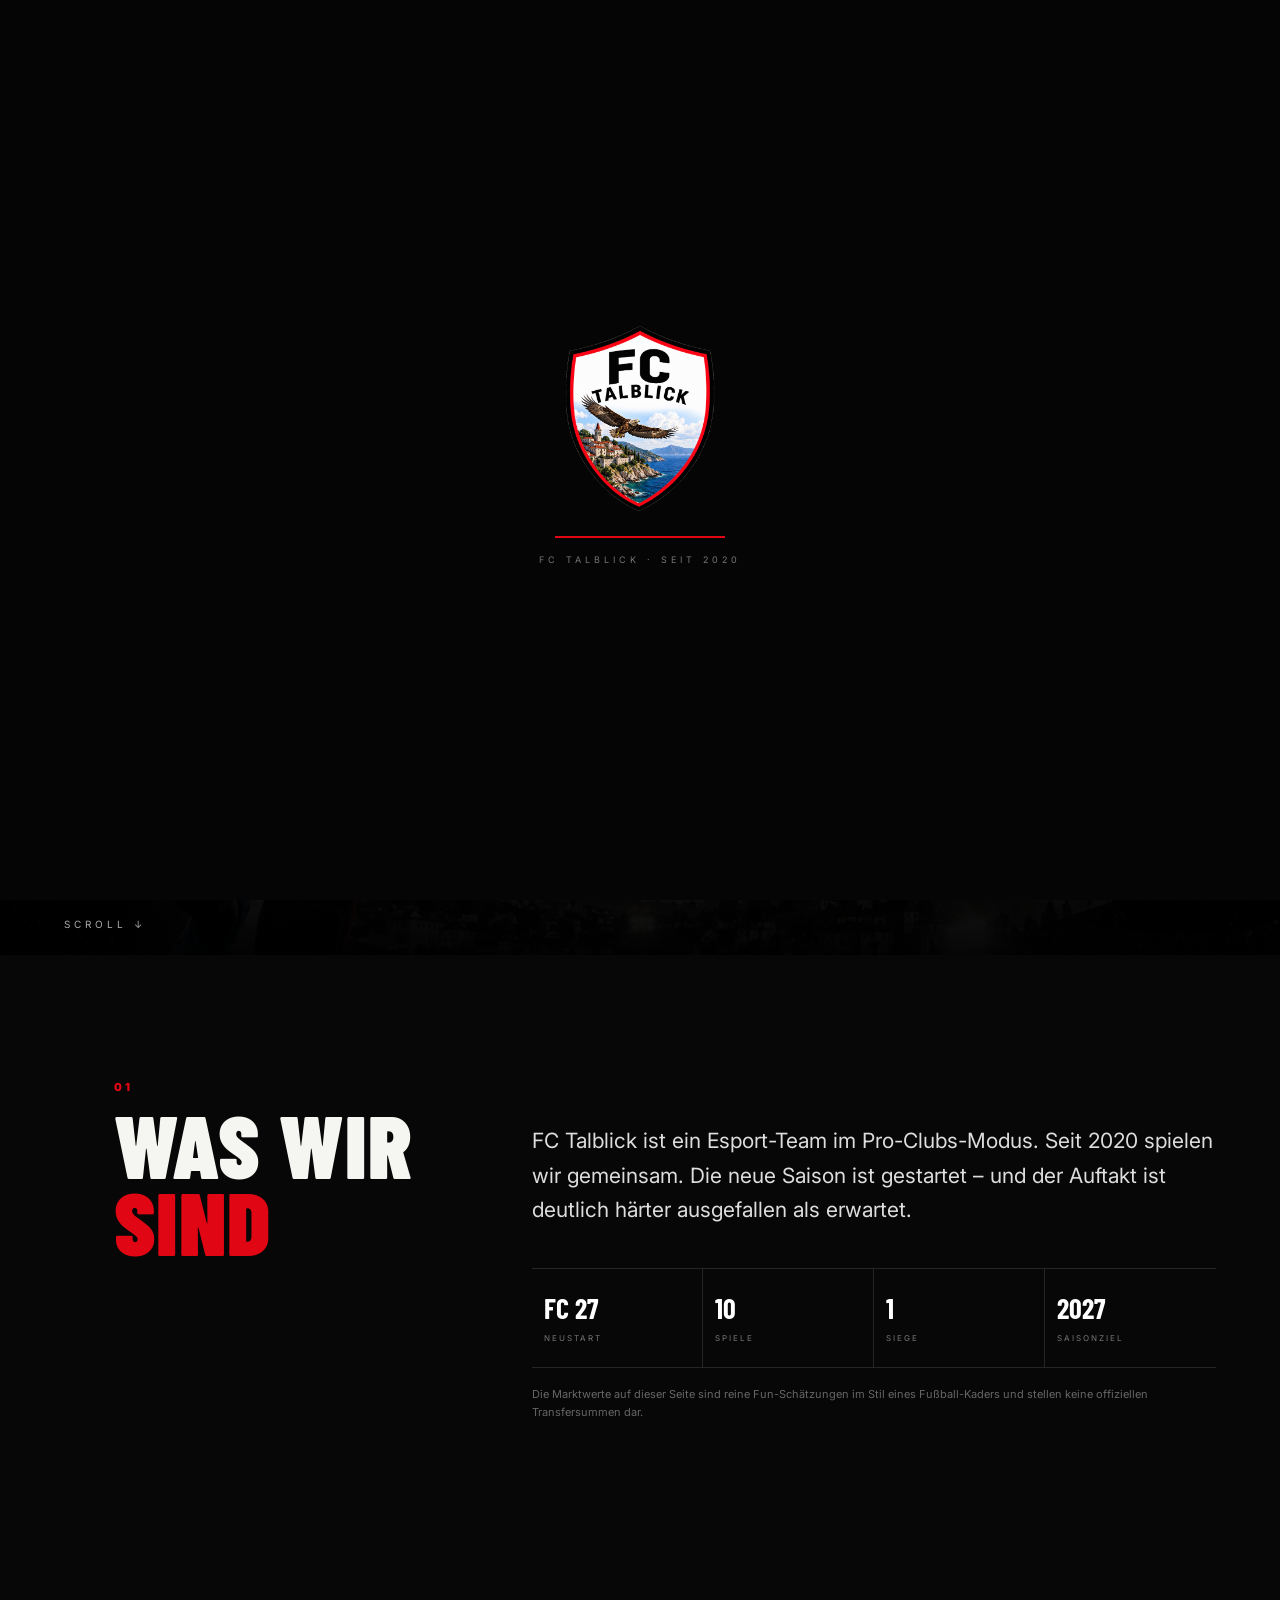
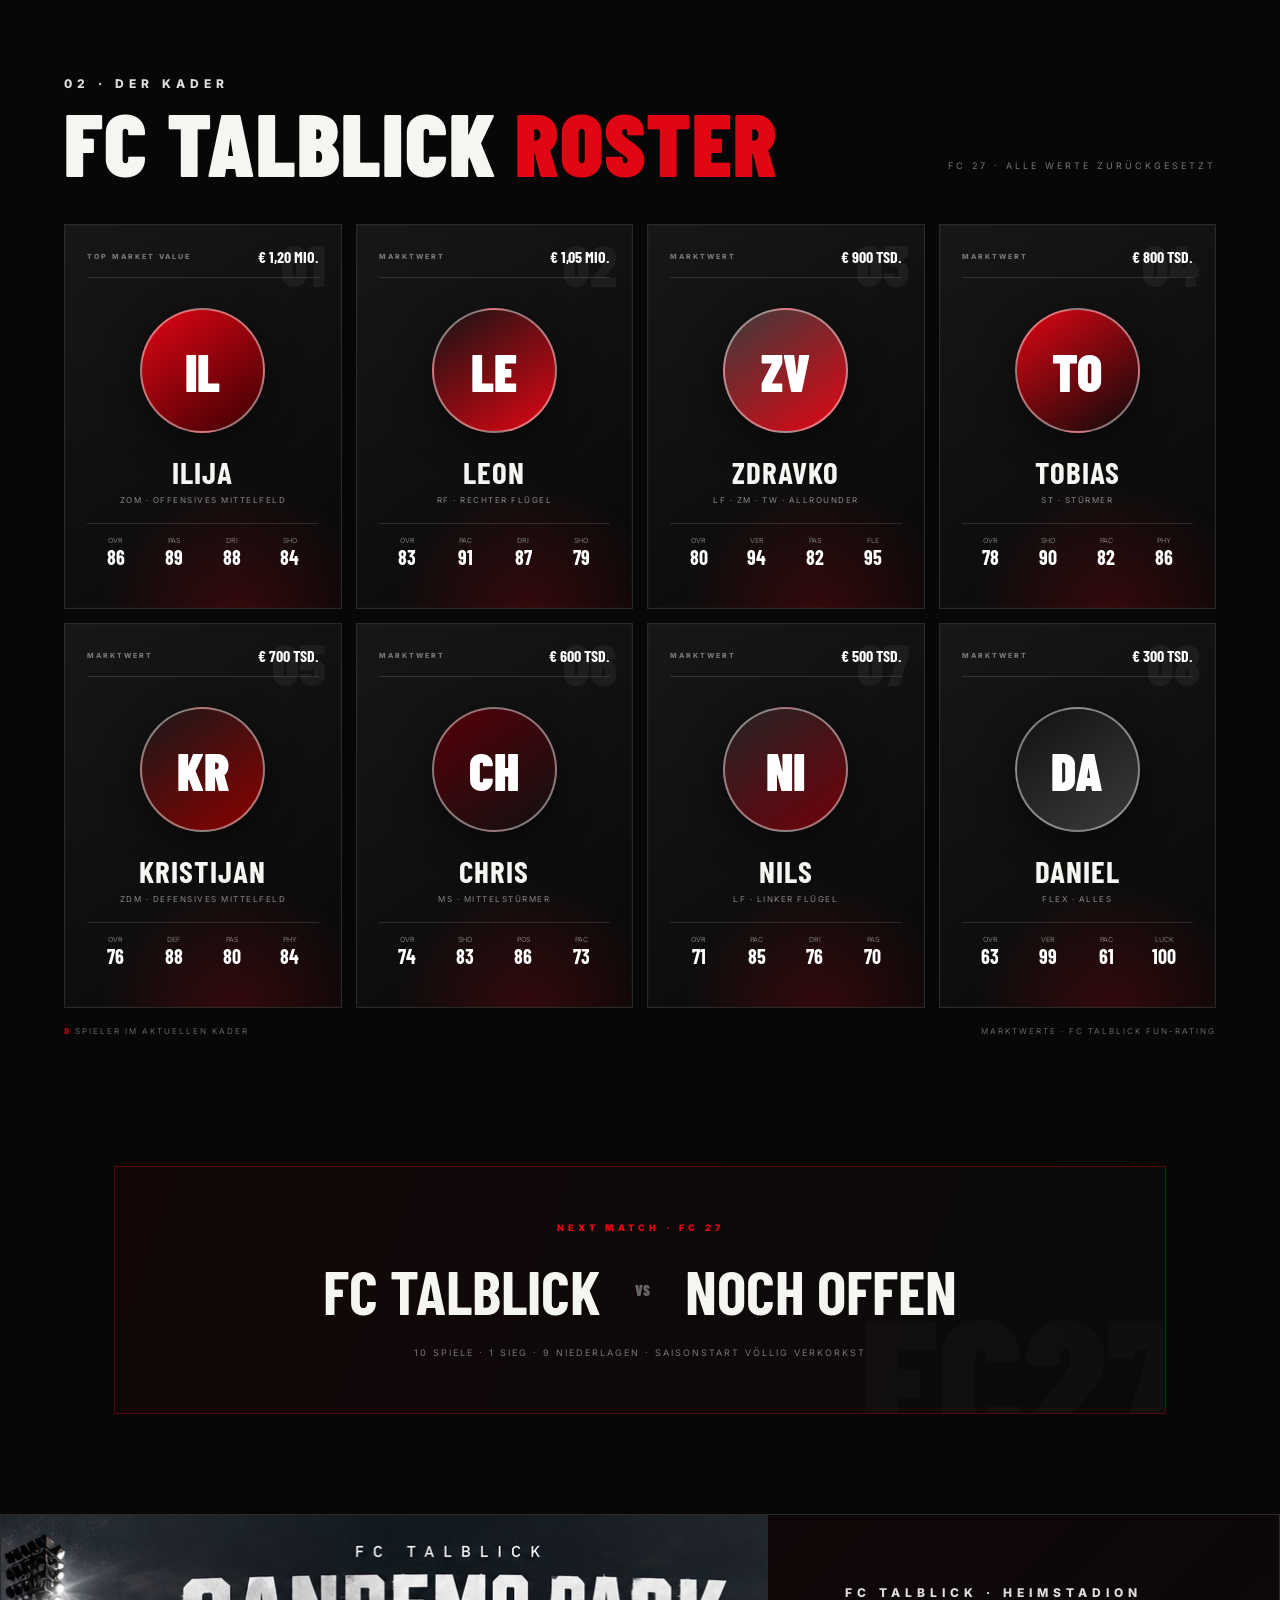
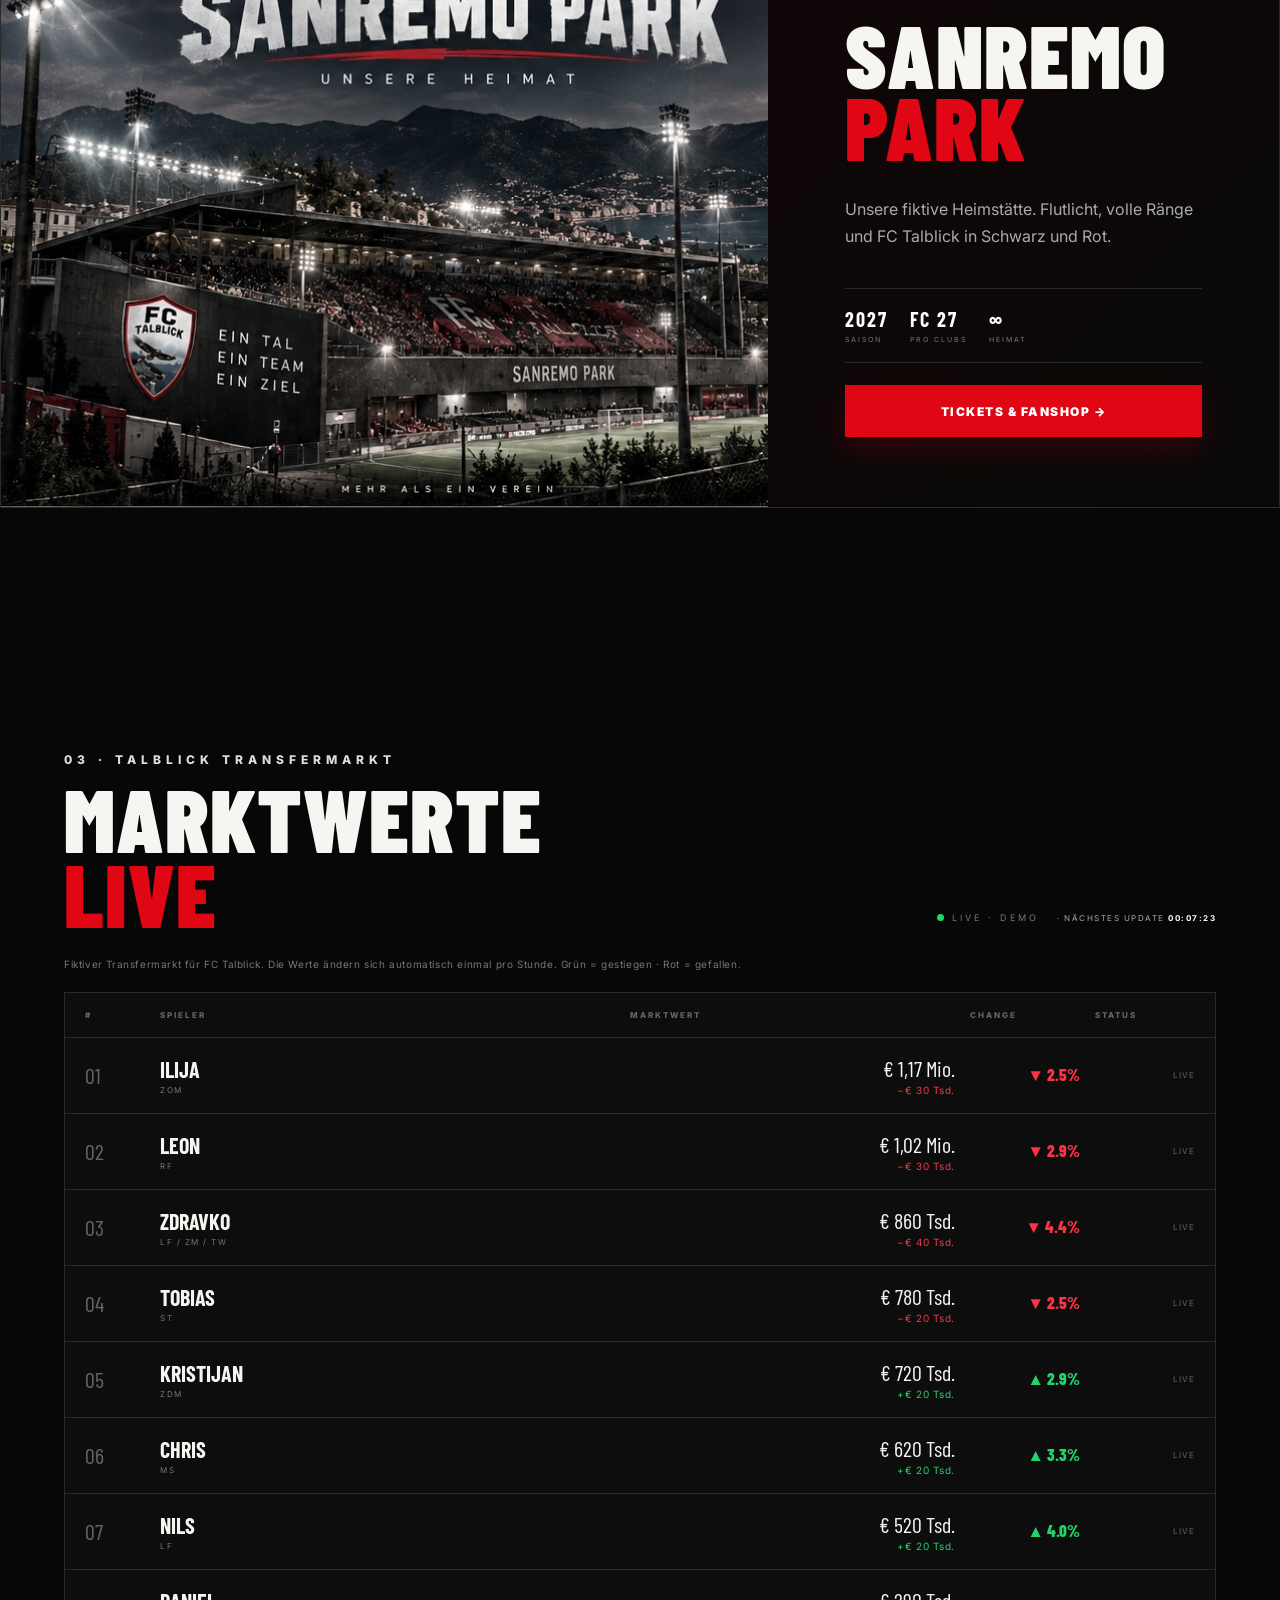
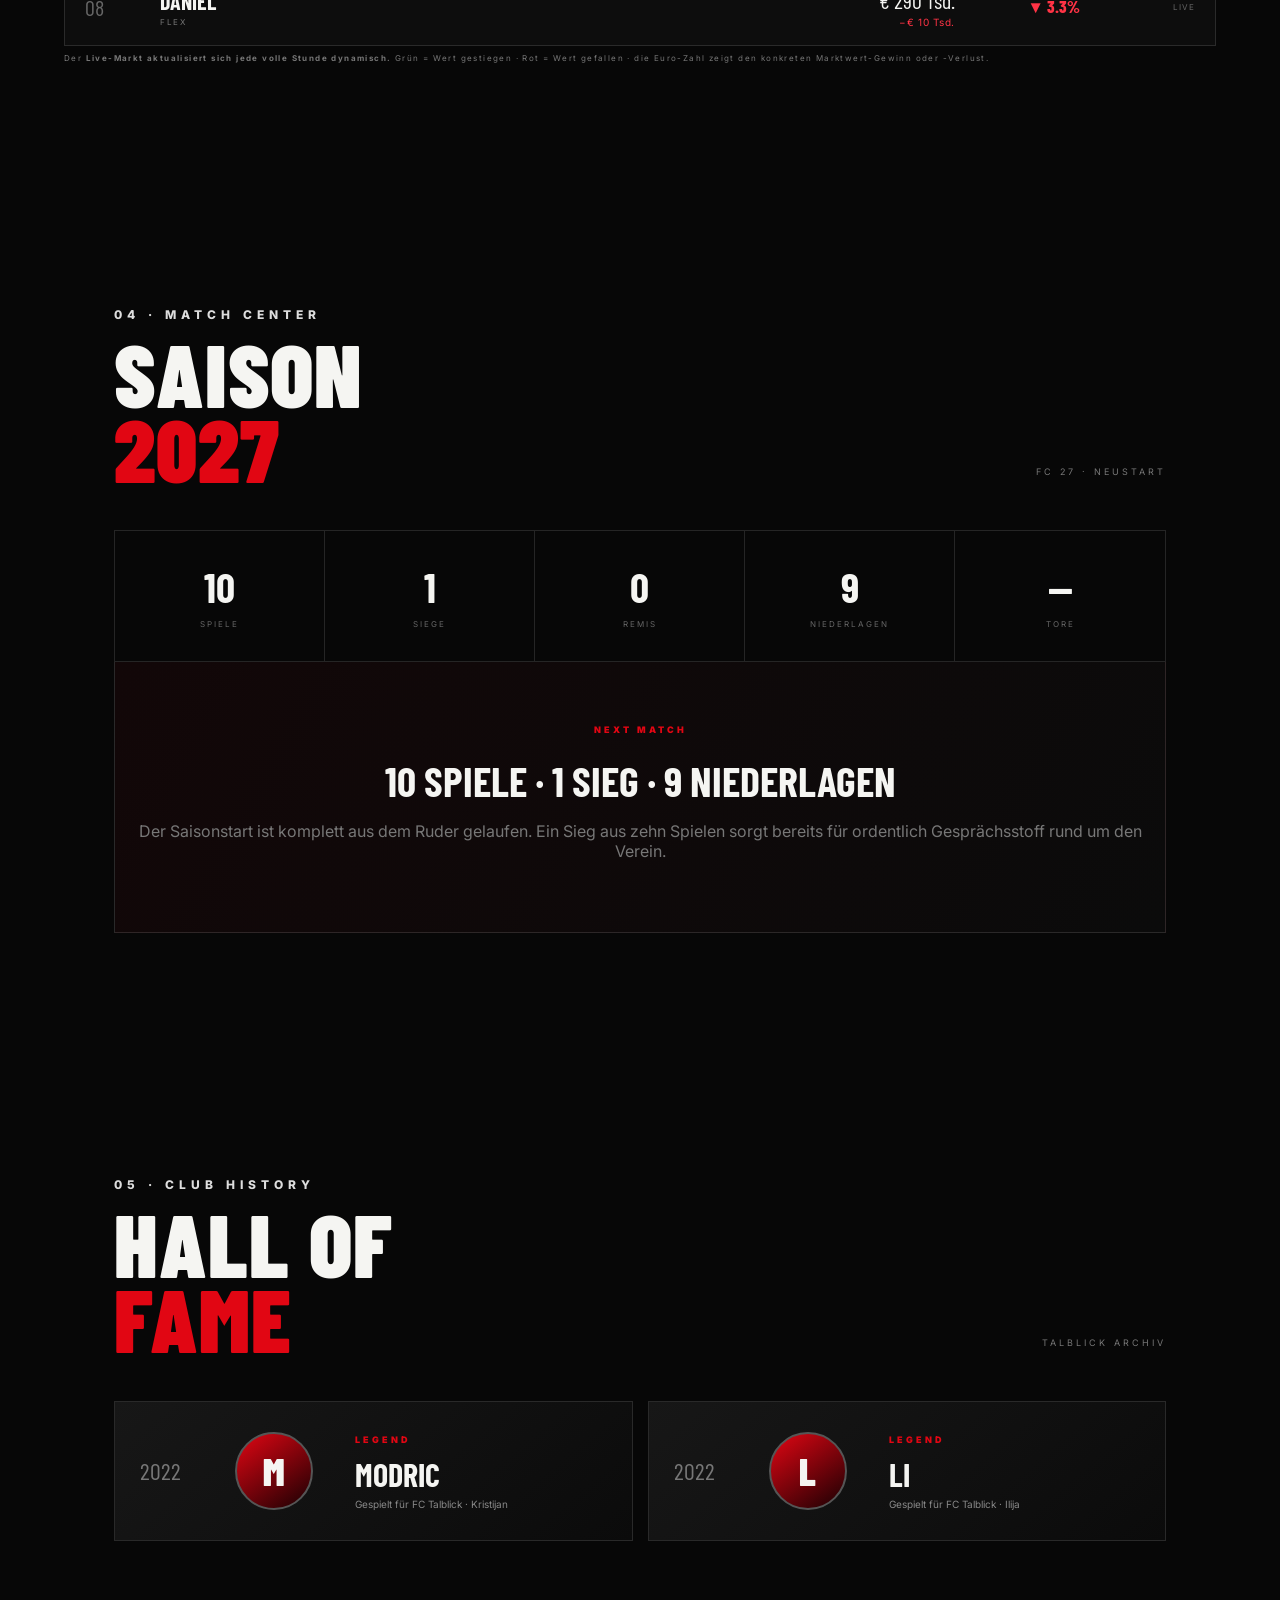
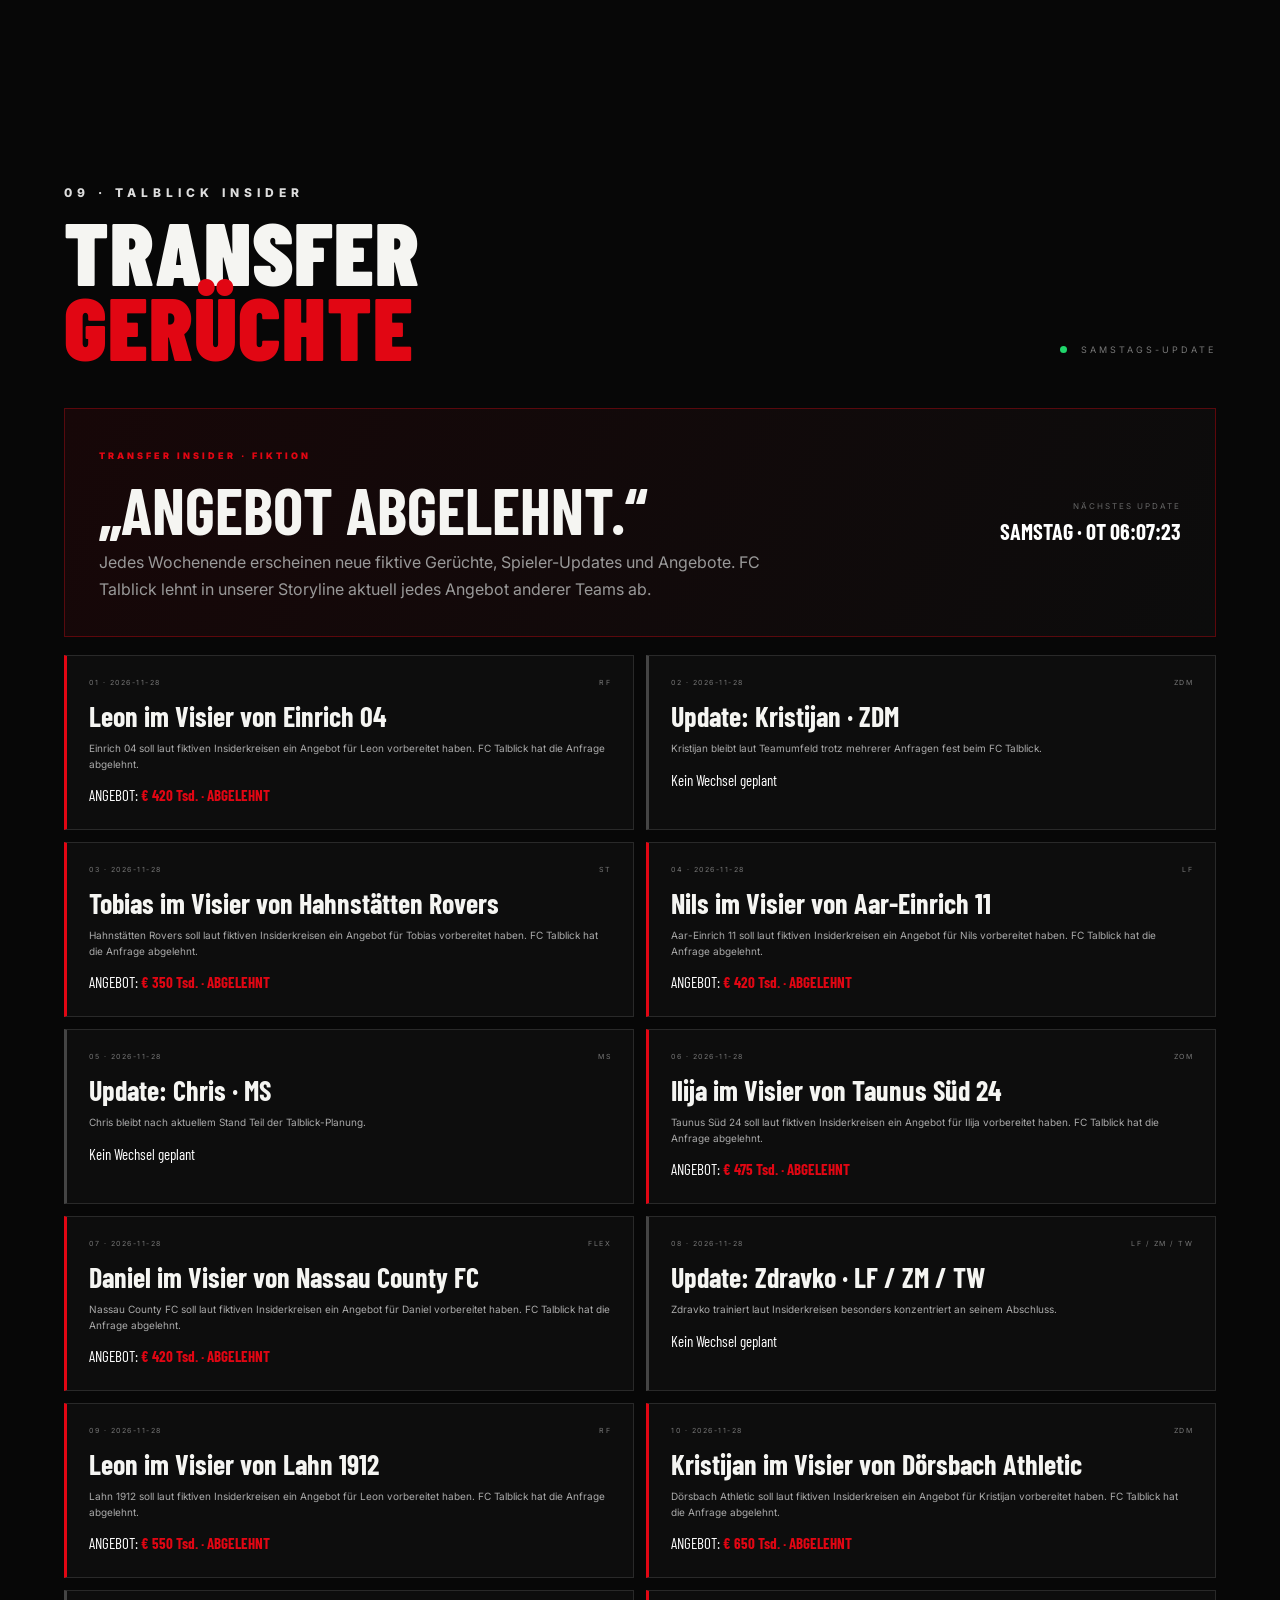
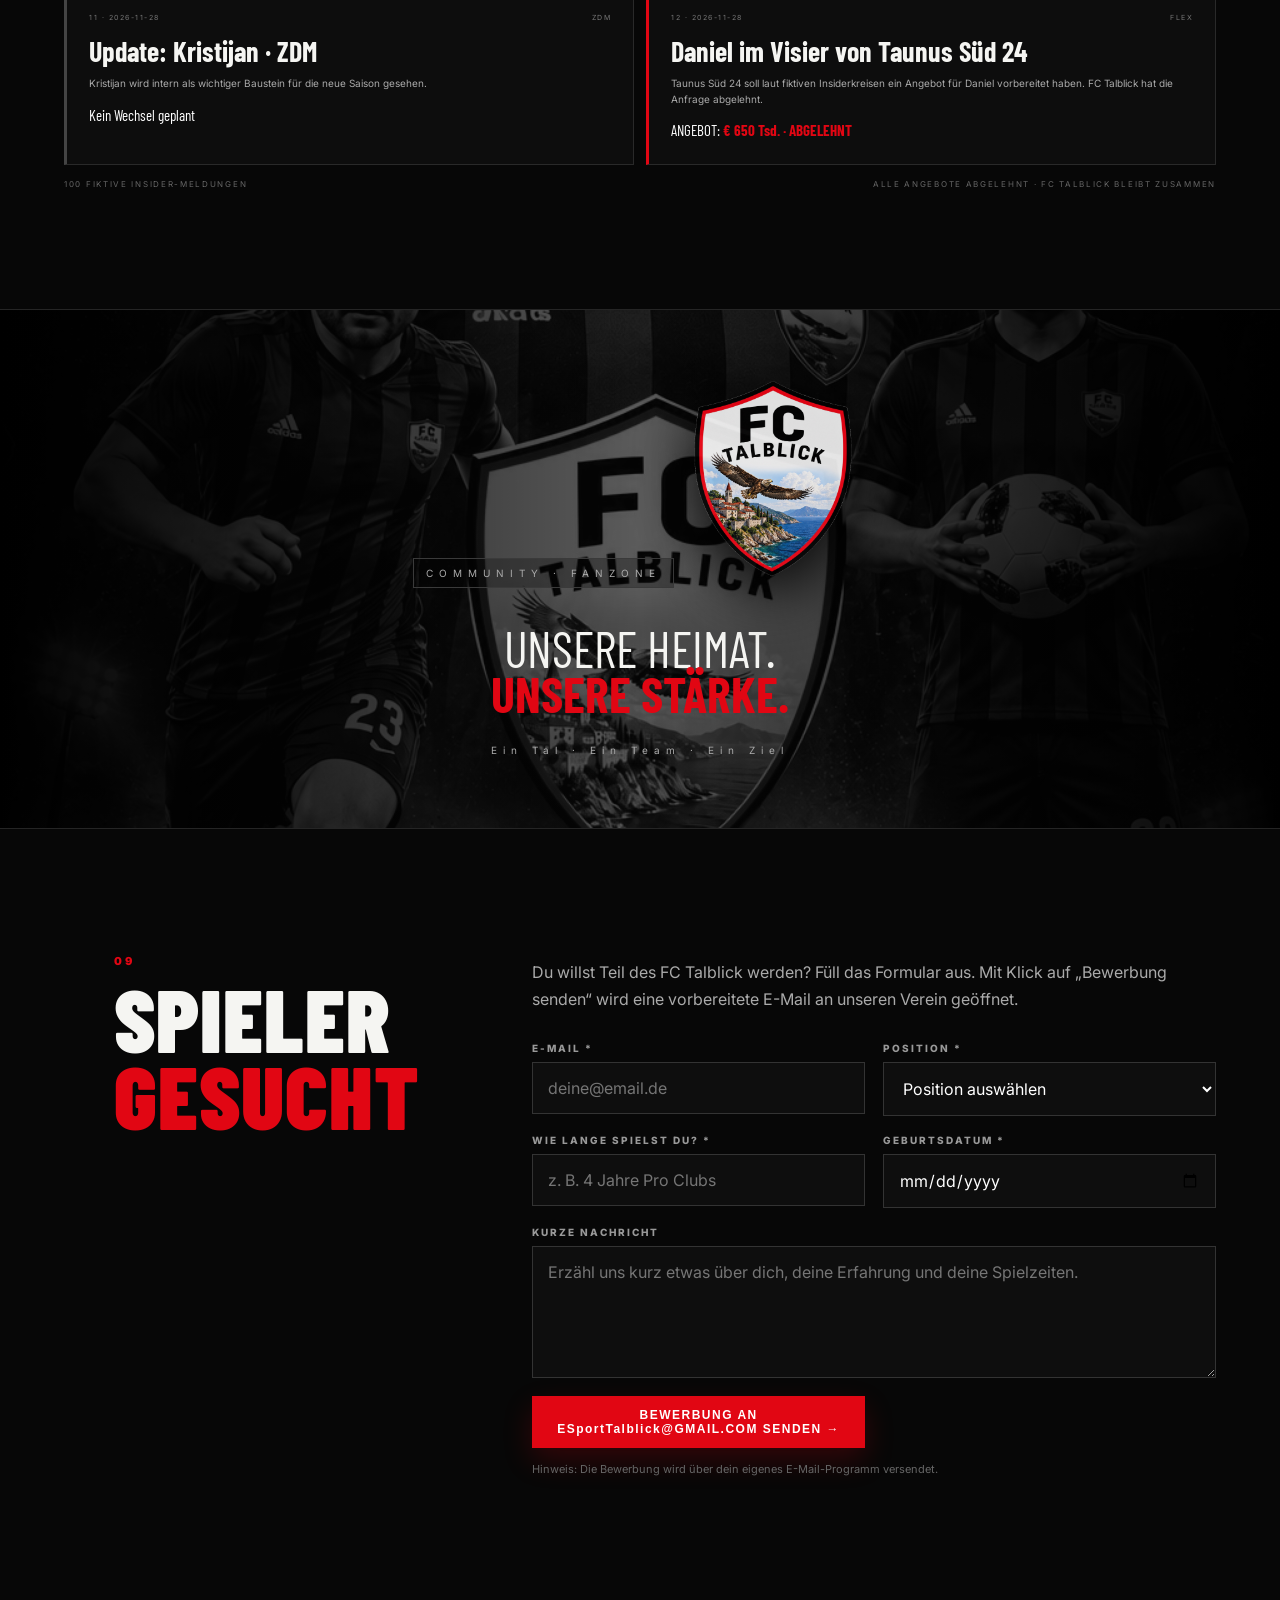
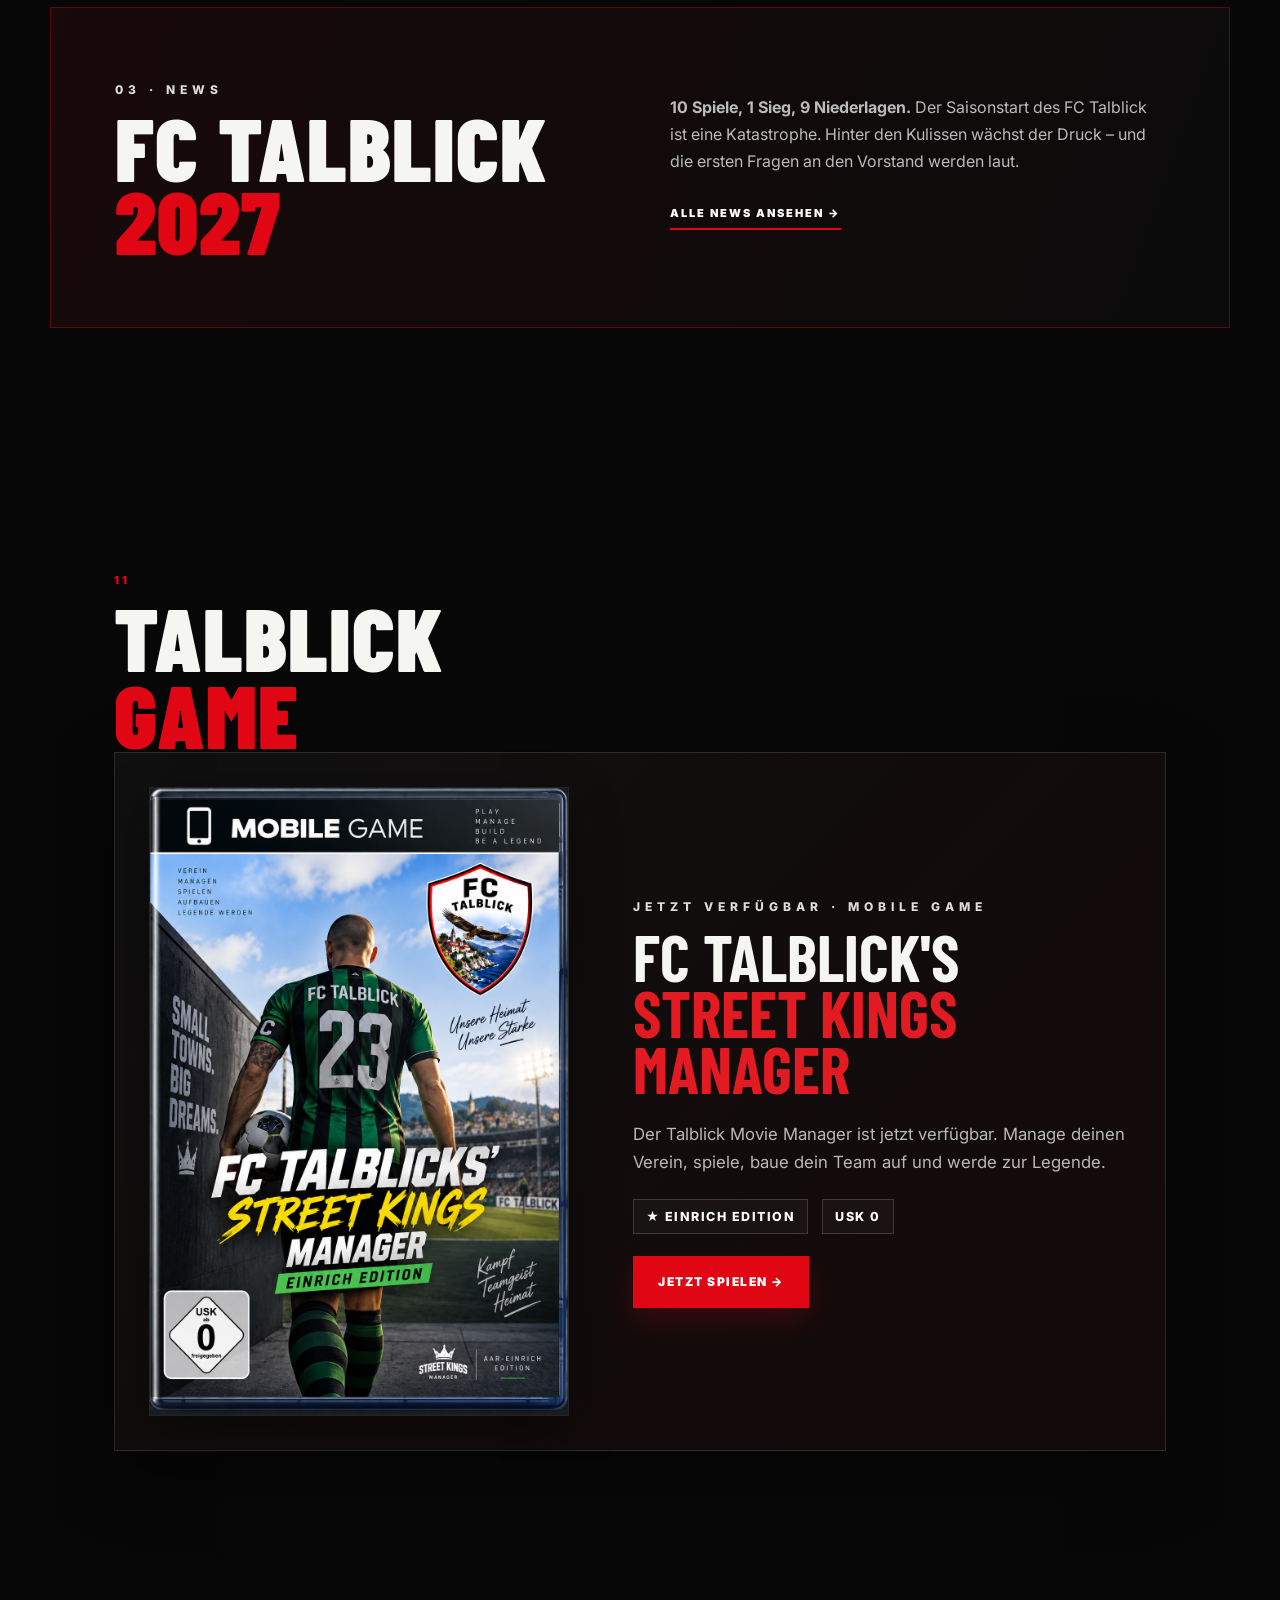
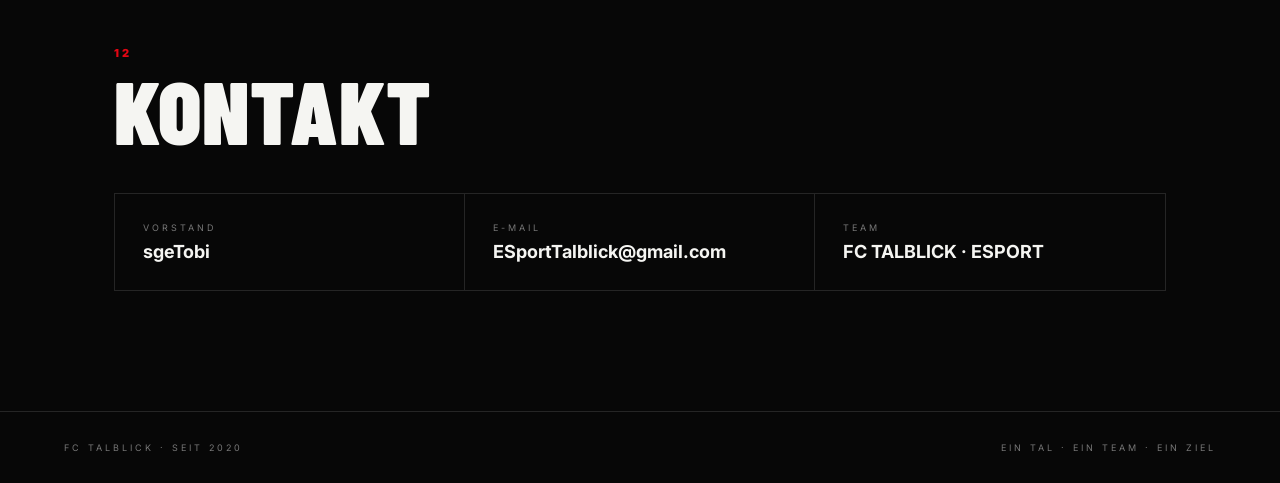
<file: index.html>
<!doctype html>
<html lang="de">
<head>
  <meta charset="utf-8">
  <meta name="viewport" content="width=device-width, initial-scale=1">
  <meta name="theme-color" content="#080808">
  <meta name="description" content="FC Talblick – Esport Pro Clubs Team seit 2020.">
  <title>FC Talblick | Esport Pro Clubs</title>
  <link rel="preconnect" href="https://fonts.googleapis.com">
  <link rel="preconnect" href="https://fonts.gstatic.com" crossorigin>
  <link href="https://fonts.googleapis.com/css2?family=Barlow+Condensed:wght@500;600;700;800;900&family=Inter:wght@400;500;600;700&display=swap" rel="stylesheet">
  <link rel="stylesheet" href="style.css?v=6.0">
</head>
<body>
  <div id="loader" class="loader">
    <div class="loader-inner">
      <img src="assets/fc-talblick-logo.png" alt="FC Talblick Logo">
      <div class="loader-line"><span></span></div>
      <p>FC TALBLICK · SEIT 2020</p>
    </div>
  </div>

  <header class="site-header">
    <a class="brand" href="index.html">
      <img src="assets/fc-talblick-logo.png" alt="FC Talblick">
      <span>FC TALBLICK</span>
    </a>
    <nav>
      <a href="#team">CLUB</a>
      <a href="#kader">KADER</a>
      <a href="#transfermarkt">MARKT</a>
      <a href="#halloffame">HALL OF FAME</a>
      <a href="#bewerbung">BEWERBEN</a>
      <a href="news.html">NEWS</a>
      <a href="#game">GAME</a>
      <a href="shop.html">SHOP</a>
      <a href="#community">COMMUNITY</a>
    <a href="#insider">INSIDER</a>
      <a href="#kontakt">KONTAKT</a>
    </nav>
    <button class="nav-toggle" aria-label="Menü öffnen">☰</button>
  </header>
  <div class="top-nav-buttons" aria-label="Schnellnavigation">
    <a href="index.html">HOME</a>
    <a href="#team">CLUB</a>
    <a href="#kader">KADER</a>
    <a href="#transfermarkt">MARKT</a>
    <a href="#matchcenter">MATCH CENTER</a>
    <a href="#halloffame">HALL OF FAME</a>
    <a href="#stadion">STADION</a>
    <a href="#game">GAME</a>
    <a href="shop.html">SHOP</a>
    <a href="#trikot">TRIKOT</a>
    <a href="#community">COMMUNITY</a>
    <a href="#insider">INSIDER</a>
    <a href="#bewerbung">BEWERBEN</a>
    <a href="#kontakt">KONTAKT</a>
  </div>


  <main>
    <section class="hero">
      <div class="hero-bg"></div>
      <div class="hero-overlay"></div>
      <div class="hero-content">
        <div class="eyebrow">ESPORT · PRO CLUBS · SEIT 2020</div>
        <h1>MEHR ALS<br><span>EIN VEREIN.</span></h1>
        <p>9 Spieler. Ein Team. Ein Ziel.</p>
        <div class="hero-actions">
          <a class="btn btn-red" href="#bewerbung">SPIELER WERDEN</a>
          <a class="btn btn-ghost" href="news.html">AKTUELLE NEWS</a>
        </div>
      </div>
      <div class="hero-side">KAMPF<br>TEAMGEIST<br>HEIMAT</div>
      <div class="scroll-mark">SCROLL ↓</div>
    </section>

    <section id="team" class="section split">
      <div class="section-title">
        <span>01</span>
        <h2>WAS WIR<br><em>SIND</em></h2>
      </div>
      <div class="copy">
        <p class="lead">FC Talblick ist ein Esport-Team im Pro-Clubs-Modus. Seit 2020 spielen wir gemeinsam. Die neue Saison ist gestartet – und der Auftakt ist deutlich härter ausgefallen als erwartet.</p>
        <div class="season-reset">
          <div><strong>FC 27</strong><span>NEUSTART</span></div>
          <div><strong>10</strong><span>SPIELE</span></div>
          <div><strong>1</strong><span>SIEGE</span></div>
          <div><strong>2027</strong><span>SAISONZIEL</span></div>
        </div>
        <p class="small-copy">Die Marktwerte auf dieser Seite sind reine Fun-Schätzungen im Stil eines Fußball-Kaders und stellen keine offiziellen Transfersummen dar.</p>
      </div>
    </section>

    <section id="kader" class="section squad">
      <div class="section-heading-row">
        <div>
          <span class="eyebrow">02 · DER KADER</span>
          <h2>FC TALBLICK <em>ROSTER</em></h2>
        </div>
        <div class="roster-note">FC 27 · ALLE WERTE ZURÜCKGESETZT</div>
      </div>

      <div class="squad-grid">
        <article class="player-card top-player">
          <div class="player-number">01</div>
          <div class="player-top"><span>TOP MARKET VALUE</span><b>€ 1,20 MIO.</b></div>
          <div class="player-avatar avatar-1">IL</div>
          <div class="player-info"><h3>ILIJA</h3><p>ZOM · OFFENSIVES MITTELFELD</p></div>
          <div class="ratings"><span>OVR <b>86</b></span><span>PAS <b>89</b></span><span>DRI <b>88</b></span><span>SHO <b>84</b></span></div>
        </article>

        <article class="player-card">
          <div class="player-number">02</div>
          <div class="player-top"><span>MARKTWERT</span><b>€ 1,05 MIO.</b></div>
          <div class="player-avatar avatar-2">LE</div>
          <div class="player-info"><h3>LEON</h3><p>RF · RECHTER FLÜGEL</p></div>
          <div class="ratings"><span>OVR <b>83</b></span><span>PAC <b>91</b></span><span>DRI <b>87</b></span><span>SHO <b>79</b></span></div>
        </article>

        <article class="player-card">
          <div class="player-number">03</div>
          <div class="player-top"><span>MARKTWERT</span><b>€ 900 TSD.</b></div>
          <div class="player-avatar avatar-3">ZV</div>
          <div class="player-info"><h3>ZDRAVKO</h3><p>LF · ZM · TW · ALLROUNDER</p></div>
          <div class="ratings"><span>OVR <b>80</b></span><span>VER <b>94</b></span><span>PAS <b>82</b></span><span>FLE <b>95</b></span></div>
        </article>

        <article class="player-card">
          <div class="player-number">04</div>
          <div class="player-top"><span>MARKTWERT</span><b>€ 800 TSD.</b></div>
          <div class="player-avatar avatar-4">TO</div>
          <div class="player-info"><h3>TOBIAS</h3><p>ST · STÜRMER</p></div>
          <div class="ratings"><span>OVR <b>78</b></span><span>SHO <b>90</b></span><span>PAC <b>82</b></span><span>PHY <b>86</b></span></div>
        </article>

        <article class="player-card">
          <div class="player-number">05</div>
          <div class="player-top"><span>MARKTWERT</span><b>€ 700 TSD.</b></div>
          <div class="player-avatar avatar-5">KR</div>
          <div class="player-info"><h3>KRISTIJAN</h3><p>ZDM · DEFENSIVES MITTELFELD</p></div>
          <div class="ratings"><span>OVR <b>76</b></span><span>DEF <b>88</b></span><span>PAS <b>80</b></span><span>PHY <b>84</b></span></div>
        </article>

        <article class="player-card">
          <div class="player-number">06</div>
          <div class="player-top"><span>MARKTWERT</span><b>€ 600 TSD.</b></div>
          <div class="player-avatar avatar-6">CH</div>
          <div class="player-info"><h3>CHRIS</h3><p>MS · MITTELSTÜRMER</p></div>
          <div class="ratings"><span>OVR <b>74</b></span><span>SHO <b>83</b></span><span>POS <b>86</b></span><span>PAC <b>73</b></span></div>
        </article>

        <article class="player-card">
          <div class="player-number">07</div>
          <div class="player-top"><span>MARKTWERT</span><b>€ 500 TSD.</b></div>
          <div class="player-avatar avatar-7">NI</div>
          <div class="player-info"><h3>NILS</h3><p>LF · LINKER FLÜGEL</p></div>
          <div class="ratings"><span>OVR <b>71</b></span><span>PAC <b>85</b></span><span>DRI <b>76</b></span><span>PAS <b>70</b></span></div>
        </article>

        <article class="player-card">
          <div class="player-number">08</div>
          <div class="player-top"><span>MARKTWERT</span><b>€ 300 TSD.</b></div>
          <div class="player-avatar avatar-8">DA</div>
          <div class="player-info"><h3>DANIEL</h3><p>FLEX · ALLES</p></div>
          <div class="ratings"><span>OVR <b>63</b></span><span>VER <b>99</b></span><span>PAC <b>61</b></span><span>LUCK <b>100</b></span></div>
        </article>
      </div>

      <div class="squad-footer">
        <span><b>8</b> SPIELER IM AKTUELLEN KADER</span>
        <span>MARKTWERTE · FC TALBLICK FUN-RATING</span>
      </div>
    </section>

    <section class="section next-match">
      <div class="next-match-card">
        <div class="next-label">NEXT MATCH · FC 27</div>
        <div class="next-teams"><strong>FC TALBLICK</strong><span>VS</span><strong>NOCH OFFEN</strong></div>
        <div class="next-status">10 SPIELE · 1 SIEG · 9 NIEDERLAGEN · SAISONSTART VÖLLIG VERKORKST</div>
      </div>
    </section>


    <section id="stadion" class="stadium-section">
      <div class="stadium-image"></div>
      <div class="stadium-copy">
        <span class="eyebrow">FC TALBLICK · HEIMSTADION</span>
        <h2>SANREMO<br><em>PARK</em></h2>
        <p>Unsere fiktive Heimstätte. Flutlicht, volle Ränge und FC Talblick in Schwarz und Rot.</p>
        <div class="stadium-facts">
          <span><b>2027</b> SAISON</span>
          <span><b>FC 27</b> PRO CLUBS</span>
          <span><b>∞</b> HEIMAT</span>
        </div>
        <a class="btn btn-red" href="shop.html#tickets">TICKETS & FANSHOP →</a>
      </div>
    </section>


    <section id="transfermarkt" class="section transfer-section">
      <div class="section-heading-row">
        <div>
          <span class="eyebrow">03 · TALBLICK TRANSFERMARKT</span>
          <h2>MARKTWERTE<br><em>LIVE</em></h2>
        </div>
        <div class="roster-note"><span id="marketStatus">UPDATE WIRD GELADEN</span></div>
      </div>
      <div class="market-note">Fiktiver Transfermarkt für FC Talblick. Die Werte ändern sich automatisch einmal pro Stunde. Grün = gestiegen · Rot = gefallen.</div>
      <div class="market-table" id="marketTable"></div>
    </section>

    <section id="matchcenter" class="section match-center">
      <div class="section-heading-row">
        <div>
          <span class="eyebrow">04 · MATCH CENTER</span>
          <h2>SAISON<br><em>2027</em></h2>
        </div>
        <div class="roster-note">FC 27 · NEUSTART</div>
      </div>
      <div class="match-dashboard">
        <div><strong>10</strong><span>SPIELE</span></div>
        <div><strong>1</strong><span>SIEGE</span></div>
        <div><strong>0</strong><span>REMIS</span></div>
        <div><strong>9</strong><span>NIEDERLAGEN</span></div>
        <div><strong>—</strong><span>TORE</span></div>
      </div>
      <div class="match-empty">
        <span class="tag">NEXT MATCH</span>
        <h3>10 SPIELE · 1 SIEG · 9 NIEDERLAGEN</h3>
        <p>Der Saisonstart ist komplett aus dem Ruder gelaufen. Ein Sieg aus zehn Spielen sorgt bereits für ordentlich Gesprächsstoff rund um den Verein.</p>
      </div>
    </section>

    <section id="halloffame" class="section hall-section">
      <div class="section-heading-row">
        <div>
          <span class="eyebrow">05 · CLUB HISTORY</span>
          <h2>HALL OF<br><em>FAME</em></h2>
        </div>
        <div class="roster-note">TALBLICK ARCHIV</div>
      </div>
      <div class="legend-grid">
        <article class="legend-card">
          <div class="legend-year">2022</div>
          <div class="legend-badge">M</div>
          <div><span class="tag">LEGEND</span><h3>MODRIC</h3><p>Gespielt für FC Talblick · Kristijan</p></div>
        </article>
        <article class="legend-card">
          <div class="legend-year">2022</div>
          <div class="legend-badge">L</div>
          <div><span class="tag">LEGEND</span><h3>LI</h3><p>Gespielt für FC Talblick · Ilija</p></div>
        </article>
      </div>
    </section>


    <section id="insider" class="section insider-section">
      <div class="section-heading-row">
        <div>
          <span class="eyebrow">09 · TALBLICK INSIDER</span>
          <h2>TRANSFER<br><em>GERÜCHTE</em></h2>
        </div>
        <div class="roster-note"><span class="market-live-dot"></span> SAMSTAGS-UPDATE</div>
      </div>

      <div class="insider-headline">
        <div>
          <span class="tag">TRANSFER INSIDER · FIKTION</span>
          <h3>„ANGEBOT ABGELEHNT.“</h3>
          <p>Jedes Wochenende erscheinen neue fiktive Gerüchte, Spieler-Updates und Angebote. FC Talblick lehnt in unserer Storyline aktuell jedes Angebot anderer Teams ab.</p>
        </div>
        <div class="insider-next"><span>NÄCHSTES UPDATE</span><strong id="insiderCountdown">SAMSTAG · --:--:--</strong></div>
      </div>

      <div class="insider-grid" id="insiderGrid"></div>
      <div class="insider-footer">
        <span>100 FIKTIVE INSIDER-MELDUNGEN</span>
        <span>ALLE ANGEBOTE ABGELEHNT · FC TALBLICK BLEIBT ZUSAMMEN</span>
      </div>
    </section>

    <section id="community" class="manifesto">
      <div class="manifesto-bg"></div>
      <div class="manifesto-content">
        <span class="community-label">COMMUNITY · FANZONE</span>
        <img src="assets/fc-talblick-logo.png" alt="" class="watermark">
        <p>UNSERE HEIMAT.<br><strong>UNSERE STÄRKE.</strong></p>
        <span>Ein Tal · Ein Team · Ein Ziel</span>
      </div>
    </section>

    <section id="bewerbung" class="section application">
      <div class="section-title">
        <span>09</span>
        <h2>SPIELER<br><em>GESUCHT</em></h2>
      </div>
      <div class="form-wrap">
        <p class="form-intro">Du willst Teil des FC Talblick werden? Füll das Formular aus. Mit Klick auf „Bewerbung senden“ wird eine vorbereitete E-Mail an unseren Verein geöffnet.</p>
        <form id="applicationForm">
          <div class="field">
            <label for="email">E-MAIL *</label>
            <input id="email" type="email" required placeholder="deine@email.de">
          </div>
          <div class="field">
            <label for="position">POSITION *</label>
            <select id="position" required>
              <option value="">Position auswählen</option>
              <option>ST – Stürmer</option>
              <option>ZM – Zentrales Mittelfeld</option>
              <option>LM – Linkes Mittelfeld</option>
              <option>RM – Rechtes Mittelfeld</option>
              <option>LV – Linker Verteidiger</option>
              <option>RV – Rechter Verteidiger</option>
              <option>IV – Innenverteidiger</option>
              <option>TW – Torwart</option>
              <option>Flexibel / mehrere Positionen</option>
            </select>
          </div>
          <div class="field">
            <label for="experience">WIE LANGE SPIELST DU? *</label>
            <input id="experience" type="text" required placeholder="z. B. 4 Jahre Pro Clubs">
          </div>
          <div class="field">
            <label for="birth">GEBURTSDATUM *</label>
            <input id="birth" type="date" required>
          </div>
          <div class="field full">
            <label for="message">KURZE NACHRICHT</label>
            <textarea id="message" rows="5" placeholder="Erzähl uns kurz etwas über dich, deine Erfahrung und deine Spielzeiten."></textarea>
          </div>
          <button class="btn btn-red full" type="submit">BEWERBUNG AN ESportTalblick@GMAIL.COM SENDEN →</button>
        </form>
        <p class="form-note">Hinweis: Die Bewerbung wird über dein eigenes E-Mail-Programm versendet.</p>
      </div>
    </section>

    <section class="news-teaser">
      <div>
        <span class="eyebrow">03 · NEWS</span>
        <h2>FC TALBLICK<br><em>2027</em></h2>
      </div>
      <div>
        <p><strong>10 Spiele, 1 Sieg, 9 Niederlagen.</strong> Der Saisonstart des FC Talblick ist eine Katastrophe. Hinter den Kulissen wächst der Druck – und die ersten Fragen an den Vorstand werden laut.</p>
        <a class="text-link" href="news.html">ALLE NEWS ANSEHEN →</a>
      </div>
    </section>

    <section id="game" class="section game-promo">
      <div class="section-title">
        <span>11</span>
        <h2>TALBLICK<br><em>GAME</em></h2>
      </div>
      <div class="game-promo-card">
        <div class="game-promo-cover">
          <img src="assets/street-kings-manager-cover.jpg" alt="FC Talblick's Street Kings Manager – Einrich Edition">
        </div>
        <div class="game-promo-copy">
          <span class="eyebrow">JETZT VERFÜGBAR · MOBILE GAME</span>
          <h3>FC TALBLICK'S<br><em>STREET KINGS MANAGER</em></h3>
          <p>Der Talblick Movie Manager ist jetzt verfügbar. Manage deinen Verein, spiele, baue dein Team auf und werde zur Legende.</p>
          <div class="game-promo-meta">
            <span>★ EINRICH EDITION</span>
            <span>USK 0</span>
          </div>
          <a class="btn btn-red" href="https://esportstalblick.github.io/StreetKings.beta/" target="_blank" rel="noopener noreferrer">JETZT SPIELEN →</a>
        </div>
      </div>
    </section>

    <section id="kontakt" class="section contact">
      <div class="section-title">
        <span>12</span>
        <h2>KONTAKT</h2>
      </div>
      <div class="contact-card">
        <div><small>VORSTAND</small><strong>sgeTobi</strong></div>
        <div><small>E-MAIL</small><a href="mailto:ESportTalblick@gmail.com">ESportTalblick@gmail.com</a></div>
        <div><small>TEAM</small><strong>FC TALBLICK · ESPORT</strong></div>
      </div>
    </section>
  </main>

  <footer>
    <span>FC TALBLICK · SEIT 2020</span>
    <span>EIN TAL · EIN TEAM · EIN ZIEL</span>
  </footer>

  <script src="script.js?v=6.0" defer></script>

  <div class="news-popup" id="newsPopup" role="dialog" aria-modal="true" aria-labelledby="newsPopupTitle">
    <div class="news-popup-backdrop" data-news-close></div>
    <div class="news-popup-card news-popup-card--latest">
      <button class="news-popup-close" id="newsPopupClose" aria-label="News schließen">×</button>
      <span class="eyebrow">⚠ AKTUELLE NEWS · FC TALBLICK</span>
      <div class="news-popup-kicker">2 NEUE MELDUNGEN · HEUTE</div>
      <h2 id="newsPopupTitle">NEUE<br><em>NEWS</em></h2>

      <article class="news-popup-story">
        <div class="news-popup-story-meta">BREAKING · PRESSEKONFERENZ</div>
        <h3>Coach nach neun Niederlagen aus zehn Spielen entlassen</h3>
        <p>Vorstand Tobias Erb zieht die Reißleine. Der FC Talblick startet nach 9 Niederlagen aus 10 Spielen einen kompletten sportlichen Neustart.</p>
        <a class="btn btn-red news-popup-read" href="news.html">WEITERLESEN →</a>
      </article>

      <article class="news-popup-story news-popup-story--game">
        <div class="news-popup-story-meta">NEU · GAME</div>
        <h3>Street Kings Manager – Einrich Edition jetzt verfügbar</h3>
        <p>Das neue Talblick Manager-Game ist online. Cover, Infos und der Spielstart warten im neuen GAME-Bereich der FC-Talblick-Seite.</p>
        <a class="btn btn-red news-popup-read" href="#game" id="popupGameLink">WEITERLESEN →</a>
      </article>
    </div>
  </div>

  <aside class="fan-chat" id="fanChat" aria-label="Talblick Live Chat">
    <button class="fan-chat-toggle" id="fanChatToggle">
      <span class="chat-dot"></span>
      TALBLICK CHAT <b id="chatUnread">2</b>
    </button>
    <div class="fan-chat-panel">
      <div class="fan-chat-header">
        <div><strong>LIVE CHAT</strong><span>FANZONE · FIKTION</span></div>
        <button id="fanChatClose" aria-label="Chat schließen">×</button>
      </div>
      <div class="fan-chat-note">Automatisch generierter Demo-Chat. Die Namen und Nachrichten sind fiktiv.</div>
      <div class="fan-chat-messages" id="fanChatMessages"></div>
      <div class="fan-chat-footer"><span>● LIVE</span><small>DYNAMISCH · 1 SEK.</small></div>
    </div>
  </aside>

  <script>
  (function(){
    const popup = document.getElementById('newsPopup');
    const closeBtn = document.getElementById('newsPopupClose');
    const gameLink = document.getElementById('popupGameLink');
    const closePopup = () => {
      if (!popup) return;
      popup.classList.remove('show');
      document.body.classList.remove('popup-open');
    };
    closeBtn?.addEventListener('click', closePopup);
    popup?.querySelector('[data-news-close]')?.addEventListener('click', closePopup);
    gameLink?.addEventListener('click', (e) => {
      e.preventDefault();
      closePopup();
      setTimeout(() => document.getElementById('game')?.scrollIntoView({behavior:'smooth', block:'start'}), 60);
    });
    if (popup) {
      setTimeout(() => popup.classList.add('show'), 4300);
    }
  })();
  </script>
</body>
</html>
</file>
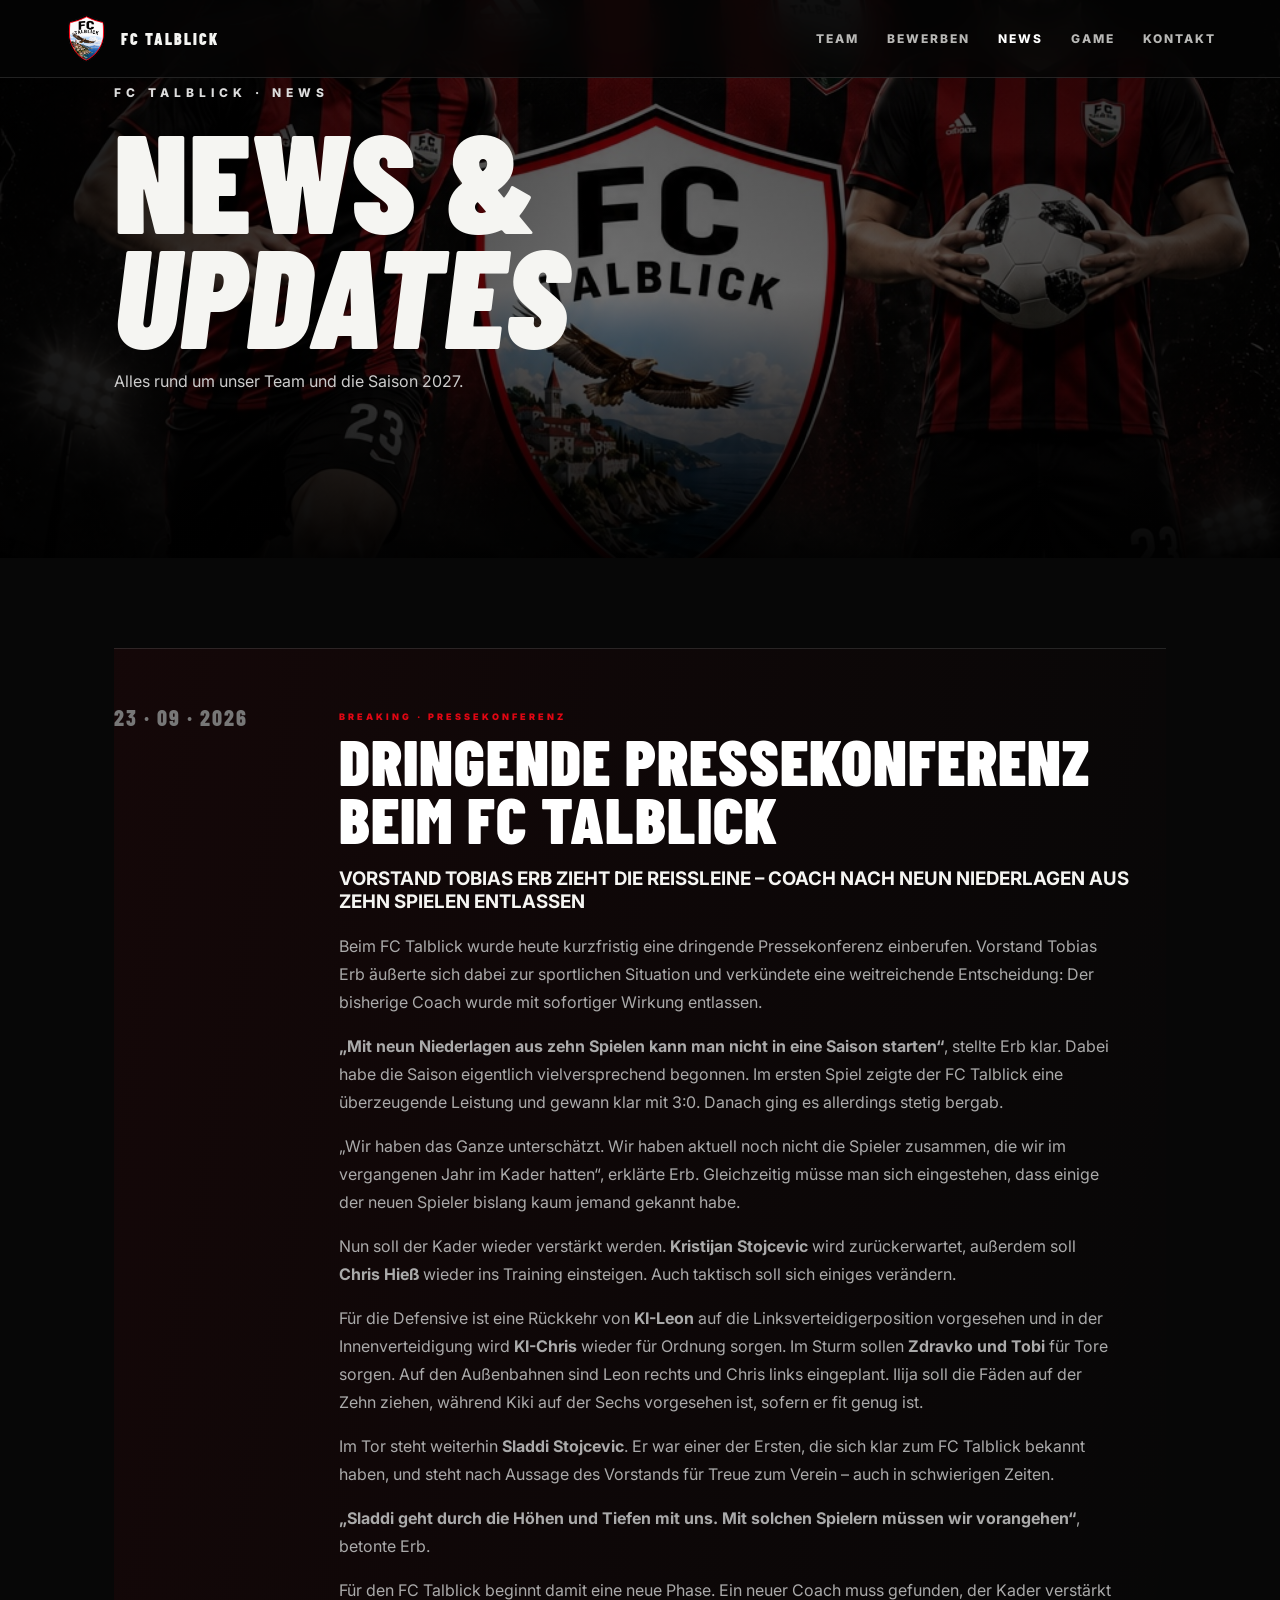
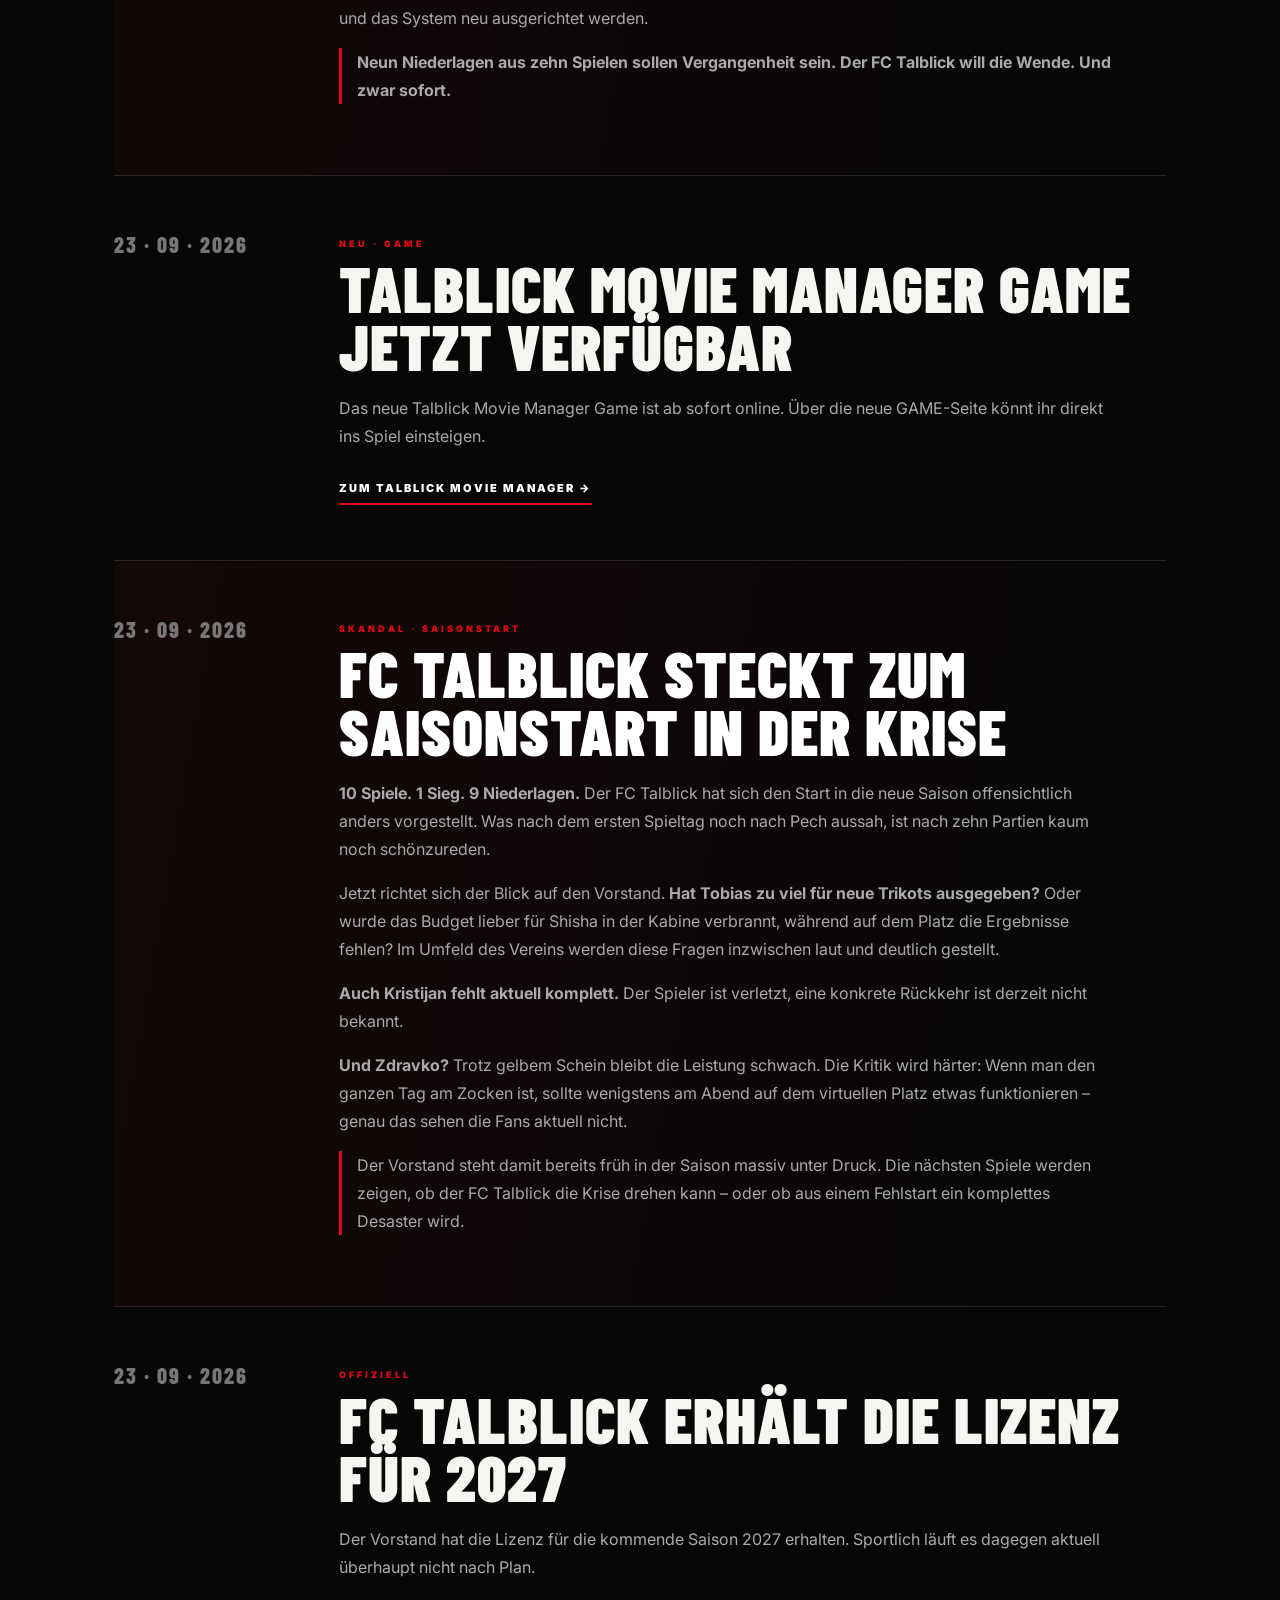
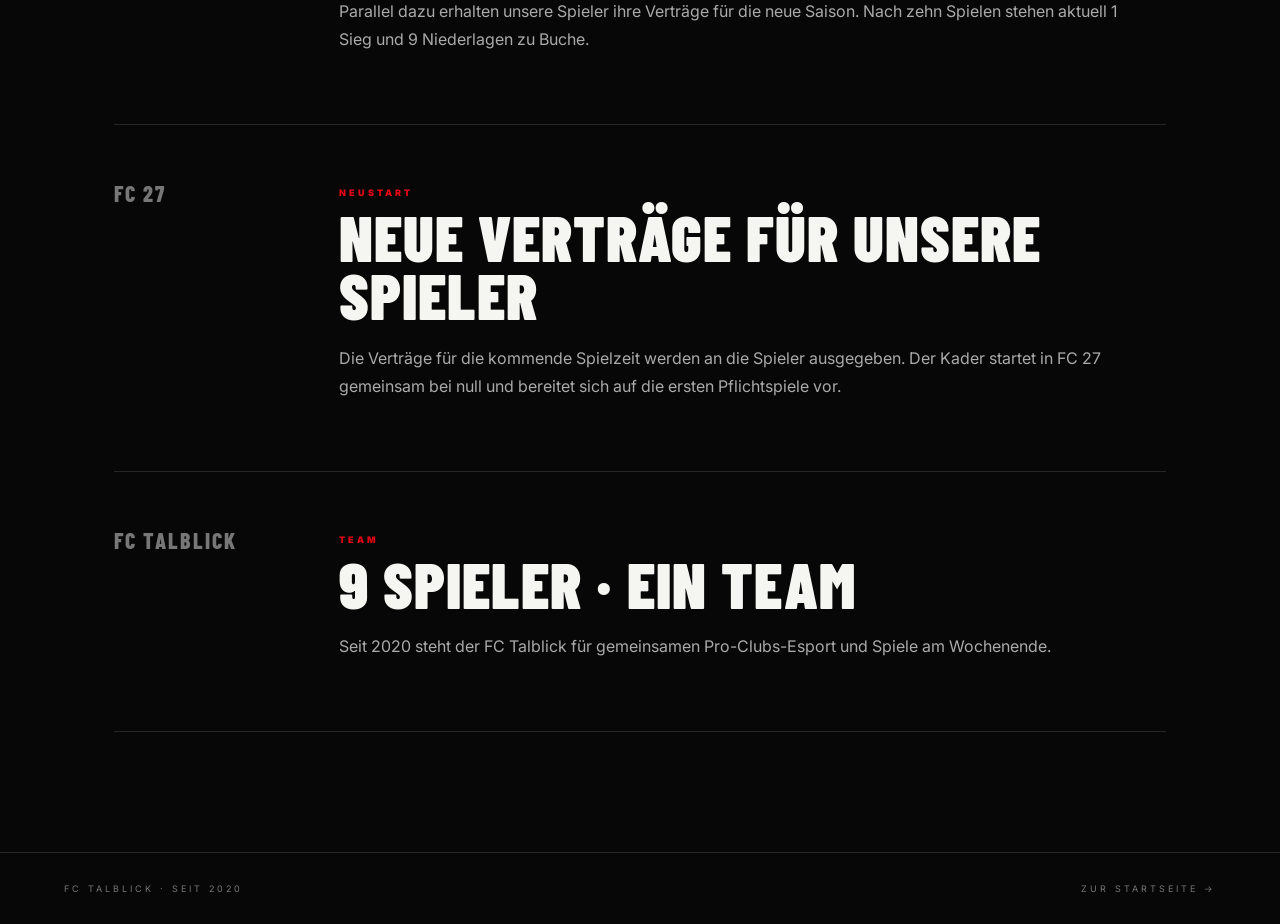
<file: news.html>
<!doctype html>
<html lang="de">
<head>
  <meta charset="utf-8">
  <meta name="viewport" content="width=device-width, initial-scale=1">
  <meta name="theme-color" content="#080808">
  <title>News | FC Talblick</title>
  <link rel="preconnect" href="https://fonts.googleapis.com">
  <link rel="preconnect" href="https://fonts.gstatic.com" crossorigin>
  <link href="https://fonts.googleapis.com/css2?family=Barlow+Condensed:wght@500;600;700;800;900&family=Inter:wght@400;500;600;700&display=swap" rel="stylesheet">
  <link rel="stylesheet" href="style.css?v=5.1">
</head>
<body class="news-page">
  <header class="site-header">
    <a class="brand" href="index.html">
      <img src="assets/fc-talblick-logo.png" alt="FC Talblick">
      <span>FC TALBLICK</span>
    </a>
    <nav>
      <a href="index.html#team">TEAM</a>
      <a href="index.html#bewerbung">BEWERBEN</a>
      <a class="active" href="news.html">NEWS</a>
      <a href="game.html">GAME</a>
      <a href="index.html#kontakt">KONTAKT</a>
    </nav>
    <button class="nav-toggle" aria-label="Menü öffnen">☰</button>
  </header>

  <main>
    <section class="news-hero">
      <div class="hero-overlay"></div>
      <div class="news-hero-content">
        <span class="eyebrow">FC TALBLICK · NEWS</span>
        <h1>NEWS &<br><em>UPDATES</em></h1>
        <p>Alles rund um unser Team und die Saison 2027.</p>
      </div>
    </section>

    <section class="section news-list">
      <article class="news-card featured crisis-news">
        <div class="news-date">23 · 09 · 2026</div>
        <div>
          <span class="tag">BREAKING · PRESSEKONFERENZ</span>
          <h2>DRINGENDE PRESSEKONFERENZ BEIM FC TALBLICK</h2>
          <h3>VORSTAND TOBIAS ERB ZIEHT DIE REISSLEINE – COACH NACH NEUN NIEDERLAGEN AUS ZEHN SPIELEN ENTLASSEN</h3>
          <p>Beim FC Talblick wurde heute kurzfristig eine dringende Pressekonferenz einberufen. Vorstand Tobias Erb äußerte sich dabei zur sportlichen Situation und verkündete eine weitreichende Entscheidung: Der bisherige Coach wurde mit sofortiger Wirkung entlassen.</p>
          <p><strong>„Mit neun Niederlagen aus zehn Spielen kann man nicht in eine Saison starten“</strong>, stellte Erb klar. Dabei habe die Saison eigentlich vielversprechend begonnen. Im ersten Spiel zeigte der FC Talblick eine überzeugende Leistung und gewann klar mit 3:0. Danach ging es allerdings stetig bergab.</p>
          <p>„Wir haben das Ganze unterschätzt. Wir haben aktuell noch nicht die Spieler zusammen, die wir im vergangenen Jahr im Kader hatten“, erklärte Erb. Gleichzeitig müsse man sich eingestehen, dass einige der neuen Spieler bislang kaum jemand gekannt habe.</p>
          <p>Nun soll der Kader wieder verstärkt werden. <strong>Kristijan Stojcevic</strong> wird zurückerwartet, außerdem soll <strong>Chris Hieß</strong> wieder ins Training einsteigen. Auch taktisch soll sich einiges verändern.</p>
          <p>Für die Defensive ist eine Rückkehr von <strong>KI-Leon</strong> auf die Linksverteidigerposition vorgesehen und in der Innenverteidigung wird <strong>KI-Chris</strong> wieder für Ordnung sorgen. Im Sturm sollen <strong>Zdravko und Tobi</strong> für Tore sorgen. Auf den Außenbahnen sind Leon rechts und Chris links eingeplant. Ilija soll die Fäden auf der Zehn ziehen, während Kiki auf der Sechs vorgesehen ist, sofern er fit genug ist.</p>
          <p>Im Tor steht weiterhin <strong>Sladdi Stojcevic</strong>. Er war einer der Ersten, die sich klar zum FC Talblick bekannt haben, und steht nach Aussage des Vorstands für Treue zum Verein – auch in schwierigen Zeiten.</p>
          <p><strong>„Sladdi geht durch die Höhen und Tiefen mit uns. Mit solchen Spielern müssen wir vorangehen“</strong>, betonte Erb.</p>
          <p>Für den FC Talblick beginnt damit eine neue Phase. Ein neuer Coach muss gefunden, der Kader verstärkt und das System neu ausgerichtet werden.</p>
          <p class="news-warning"><strong>Neun Niederlagen aus zehn Spielen sollen Vergangenheit sein. Der FC Talblick will die Wende. Und zwar sofort.</strong></p>
        </div>
      </article>

      <article class="news-card featured">
        <div class="news-date">23 · 09 · 2026</div>
        <div>
          <span class="tag">NEU · GAME</span>
          <h2>TALBLICK MOVIE MANAGER GAME JETZT VERFÜGBAR</h2>
          <p>Das neue Talblick Movie Manager Game ist ab sofort online. Über die neue GAME-Seite könnt ihr direkt ins Spiel einsteigen.</p>
          <a class="text-link" href="game.html">ZUM TALBLICK MOVIE MANAGER →</a>
        </div>
      </article>
      <article class="news-card featured crisis-news">
        <div class="news-date">23 · 09 · 2026</div>
        <div>
          <span class="tag">SKANDAL · SAISONSTART</span>
          <h2>FC TALBLICK STECKT ZUM SAISONSTART IN DER KRISE</h2>
          <p><strong>10 Spiele. 1 Sieg. 9 Niederlagen.</strong> Der FC Talblick hat sich den Start in die neue Saison offensichtlich anders vorgestellt. Was nach dem ersten Spieltag noch nach Pech aussah, ist nach zehn Partien kaum noch schönzureden.</p>
          <p>Jetzt richtet sich der Blick auf den Vorstand. <strong>Hat Tobias zu viel für neue Trikots ausgegeben?</strong> Oder wurde das Budget lieber für Shisha in der Kabine verbrannt, während auf dem Platz die Ergebnisse fehlen? Im Umfeld des Vereins werden diese Fragen inzwischen laut und deutlich gestellt.</p>
          <p><strong>Auch Kristijan fehlt aktuell komplett.</strong> Der Spieler ist verletzt, eine konkrete Rückkehr ist derzeit nicht bekannt.</p>
          <p><strong>Und Zdravko?</strong> Trotz gelbem Schein bleibt die Leistung schwach. Die Kritik wird härter: Wenn man den ganzen Tag am Zocken ist, sollte wenigstens am Abend auf dem virtuellen Platz etwas funktionieren – genau das sehen die Fans aktuell nicht.</p>
          <p class="news-warning">Der Vorstand steht damit bereits früh in der Saison massiv unter Druck. Die nächsten Spiele werden zeigen, ob der FC Talblick die Krise drehen kann – oder ob aus einem Fehlstart ein komplettes Desaster wird.</p>
        </div>
      </article>

      <article class="news-card featured">
        <div class="news-date">23 · 09 · 2026</div>
        <div>
          <span class="tag">OFFIZIELL</span>
          <h2>FC TALBLICK ERHÄLT DIE LIZENZ FÜR 2027</h2>
          <p>Der Vorstand hat die Lizenz für die kommende Saison 2027 erhalten. Sportlich läuft es dagegen aktuell überhaupt nicht nach Plan.</p>
          <p>Parallel dazu erhalten unsere Spieler ihre Verträge für die neue Saison. Nach zehn Spielen stehen aktuell 1 Sieg und 9 Niederlagen zu Buche.</p>
        </div>
      </article>

      <article class="news-card">
        <div class="news-date">FC 27</div>
        <div>
          <span class="tag">NEUSTART</span>
          <h2>NEUE VERTRÄGE FÜR UNSERE SPIELER</h2>
          <p>Die Verträge für die kommende Spielzeit werden an die Spieler ausgegeben. Der Kader startet in FC 27 gemeinsam bei null und bereitet sich auf die ersten Pflichtspiele vor.</p>
        </div>
      </article>

      <article class="news-card">
        <div class="news-date">FC TALBLICK</div>
        <div>
          <span class="tag">TEAM</span>
          <h2>9 SPIELER · EIN TEAM</h2>
          <p>Seit 2020 steht der FC Talblick für gemeinsamen Pro-Clubs-Esport und Spiele am Wochenende.</p>
        </div>
      </article>
    </section>
  </main>

  <footer>
    <span>FC TALBLICK · SEIT 2020</span>
    <span><a href="index.html">ZUR STARTSEITE →</a></span>
  </footer>
  <script src="script.js"></script>
</body>
</html>
</file>
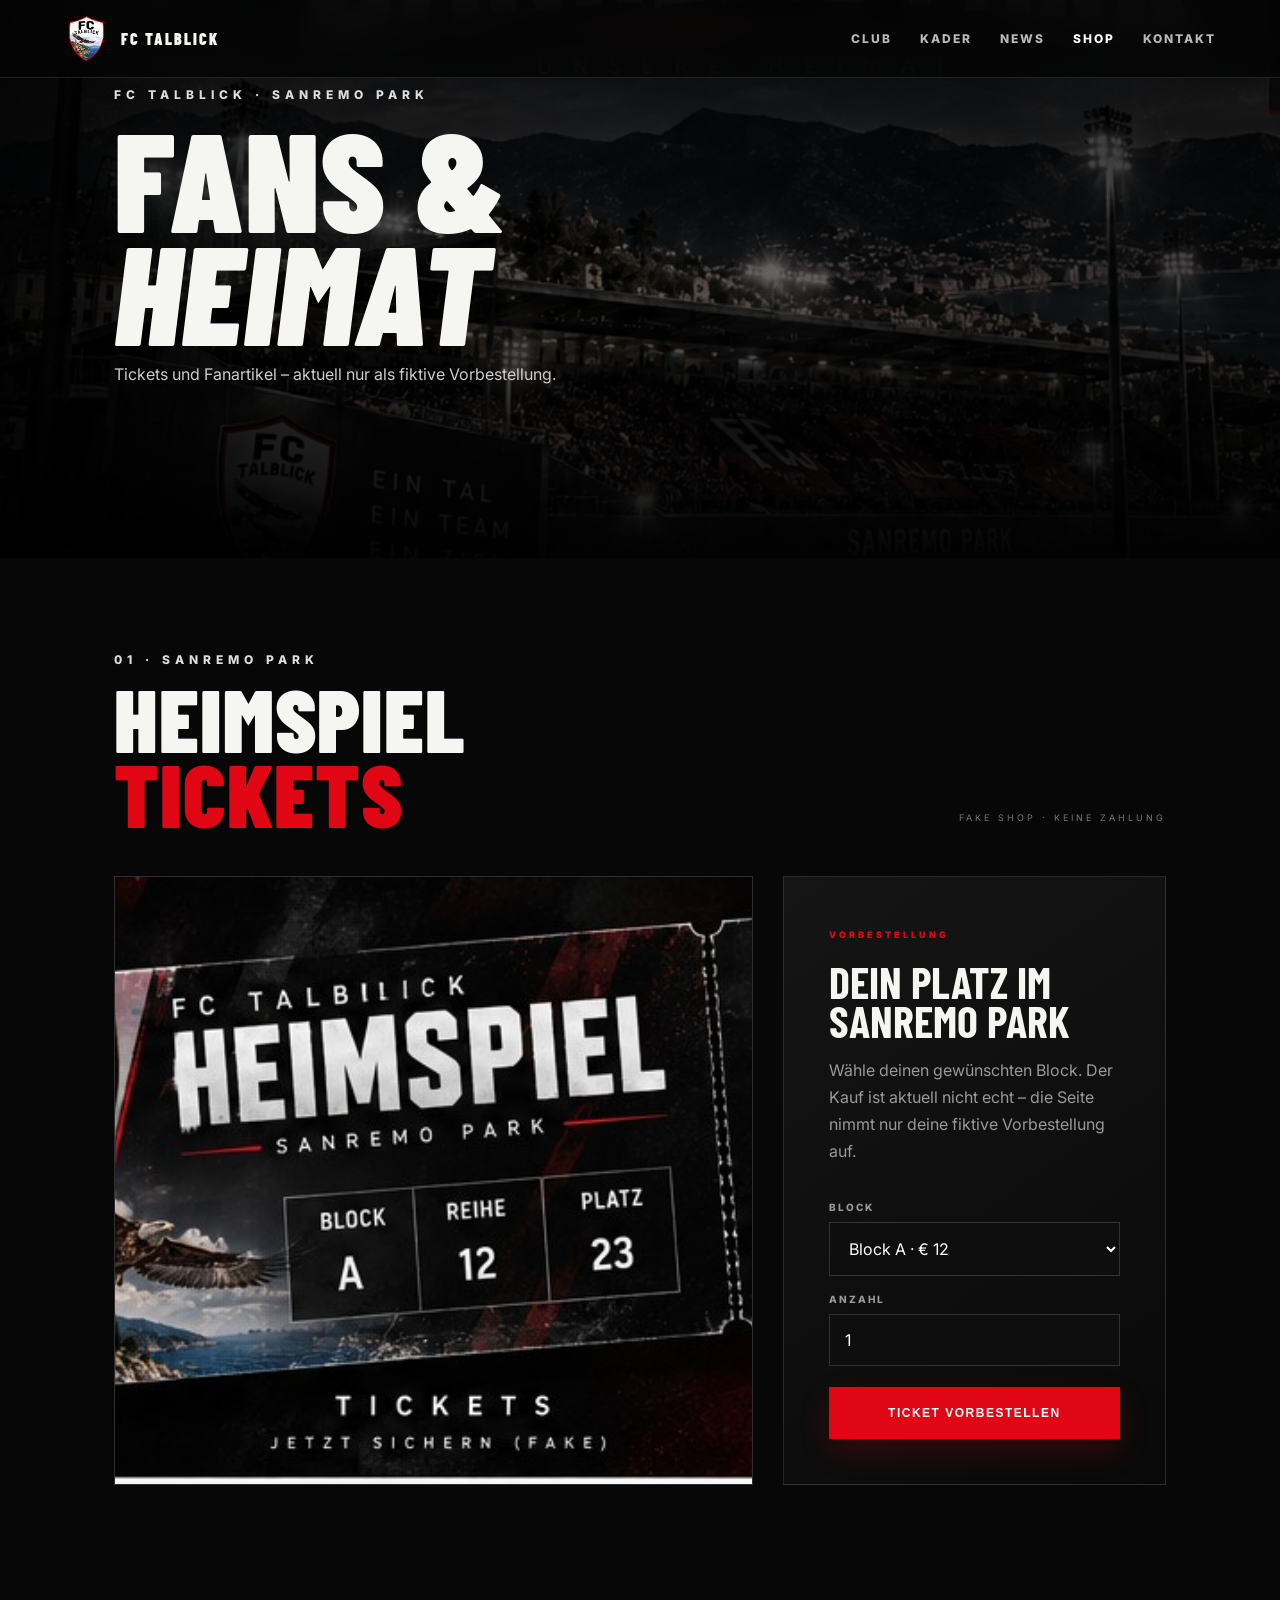
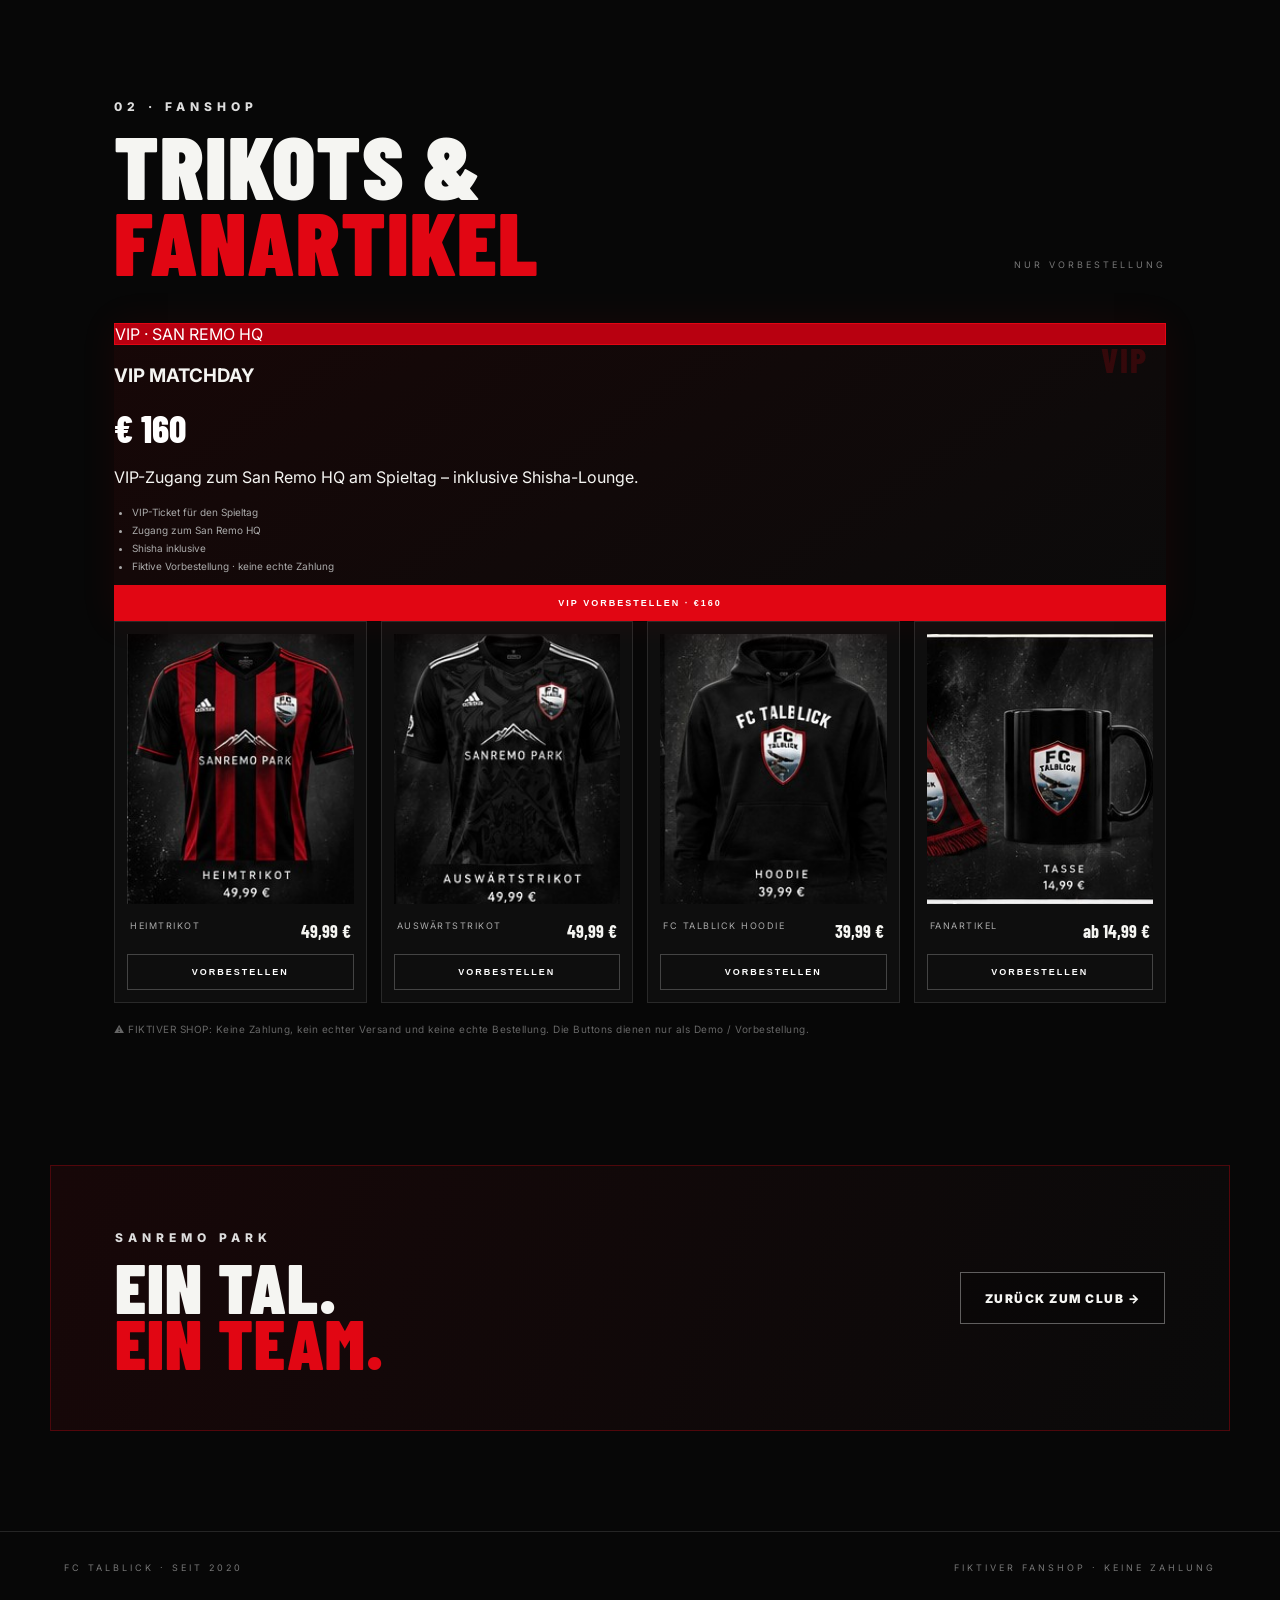
<file: shop.html>
<!doctype html>
<html lang="de">
<head>
  <meta charset="utf-8">
  <meta name="viewport" content="width=device-width, initial-scale=1">
  <meta name="theme-color" content="#080808">
  <title>Shop | FC Talblick</title>
  <link rel="preconnect" href="https://fonts.googleapis.com">
  <link rel="preconnect" href="https://fonts.gstatic.com" crossorigin>
  <link href="https://fonts.googleapis.com/css2?family=Barlow+Condensed:wght@500;600;700;800;900&family=Inter:wght@400;500;600;700&display=swap" rel="stylesheet">
  <link rel="stylesheet" href="style.css">
</head>
<body class="shop-page">
  <header class="site-header">
    <a class="brand" href="index.html">
      <img src="assets/fc-talblick-logo.png" alt="FC Talblick">
      <span>FC TALBLICK</span>
    </a>
    <nav>
      <a href="index.html#team">CLUB</a>
      <a href="index.html#kader">KADER</a>
      <a href="news.html">NEWS</a>
      <a class="active" href="shop.html">SHOP</a>
      <a href="index.html#kontakt">KONTAKT</a>
    </nav>
    <button class="nav-toggle" aria-label="Menü öffnen">☰</button>
  </header>

  <main>
    <section class="shop-hero">
      <div class="shop-hero-bg"></div>
      <div class="hero-overlay"></div>
      <div class="shop-hero-content">
        <span class="eyebrow">FC TALBLICK · SANREMO PARK</span>
        <h1>FANS &<br><em>HEIMAT</em></h1>
        <p>Tickets und Fanartikel – aktuell nur als fiktive Vorbestellung.</p>
      </div>
    </section>

    <section id="tickets" class="section shop-section">
      <div class="section-heading-row">
        <div>
          <span class="eyebrow">01 · SANREMO PARK</span>
          <h2>HEIMSPIEL<br><em>TICKETS</em></h2>
        </div>
        <div class="roster-note">FAKE SHOP · KEINE ZAHLUNG</div>
      </div>

      <div class="ticket-layout">
        <div class="ticket-image"><img src="assets/home-ticket.jpg" alt="FC Talblick Heimspiel Ticket"></div>
        <div class="ticket-order">
          <span class="tag">VORBESTELLUNG</span>
          <h3>DEIN PLATZ IM SANREMO PARK</h3>
          <p>Wähle deinen gewünschten Block. Der Kauf ist aktuell nicht echt – die Seite nimmt nur deine fiktive Vorbestellung auf.</p>
          <form id="ticketForm">
            <label for="ticketBlock">BLOCK</label>
            <select id="ticketBlock">
              <option>Block A · € 12</option>
              <option>Block B · € 10</option>
              <option>Block C · € 8</option>
              <option>Stehplatz · € 6</option>
            </select>
            <label for="ticketCount">ANZAHL</label>
            <input id="ticketCount" type="number" min="1" max="10" value="1">
            <button class="btn btn-red" type="submit">TICKET VORBESTELLEN</button>
          </form>
        </div>
      </div>
    </section>

    <section class="section shop-section">
      <div class="section-heading-row">
        <div>
          <span class="eyebrow">02 · FANSHOP</span>
          <h2>TRIKOTS &<br><em>FANARTIKEL</em></h2>
        </div>
        <div class="roster-note">NUR VORBESTELLUNG</div>
      </div>

      
      <div class="shop-card vip-ticket">
        <div class="shop-card-badge">VIP · SAN REMO HQ</div>
        <h3>VIP MATCHDAY</h3>
        <p class="shop-price">€ 160</p>
        <p class="shop-desc">VIP-Zugang zum San Remo HQ am Spieltag – inklusive Shisha-Lounge.</p>
        <ul class="shop-features">
          <li>VIP-Ticket für den Spieltag</li>
          <li>Zugang zum San Remo HQ</li>
          <li>Shisha inklusive</li>
          <li>Fiktive Vorbestellung · keine echte Zahlung</li>
        </ul>
        <button class="shop-buy" onclick="demoPurchase('VIP Matchday · San Remo HQ', 160)">VIP VORBESTELLEN · €160</button>
      </div>
<div class="shop-grid">
        <article class="shop-product">
          <img src="assets/heimtrikot.jpg" alt="FC Talblick Heimtrikot">
          <div><span>HEIMTRIKOT</span><strong>49,99 €</strong></div>
          <button class="shop-buy" data-product="Heimtrikot" data-price="49,99 €">VORBESTELLEN</button>
        </article>
        <article class="shop-product">
          <img src="assets/auswaertstrikot.jpg" alt="FC Talblick Auswärtstrikot">
          <div><span>AUSWÄRTSTRIKOT</span><strong>49,99 €</strong></div>
          <button class="shop-buy" data-product="Auswärtstrikot" data-price="49,99 €">VORBESTELLEN</button>
        </article>
        <article class="shop-product">
          <img src="assets/hoodie.jpg" alt="FC Talblick Hoodie">
          <div><span>FC TALBLICK HOODIE</span><strong>39,99 €</strong></div>
          <button class="shop-buy" data-product="Hoodie" data-price="39,99 €">VORBESTELLEN</button>
        </article>
        <article class="shop-product">
          <img src="assets/fan-accessoires.jpg" alt="FC Talblick Fanartikel">
          <div><span>FANARTIKEL</span><strong>ab 14,99 €</strong></div>
          <button class="shop-buy" data-product="Fanartikel" data-price="ab 14,99 €">VORBESTELLEN</button>
        </article>
      </div>

      <p class="shop-disclaimer">⚠ FIKTIVER SHOP: Keine Zahlung, kein echter Versand und keine echte Bestellung. Die Buttons dienen nur als Demo / Vorbestellung.</p>
    </section>

    <section class="shop-cta">
      <div>
        <span class="eyebrow">SANREMO PARK</span>
        <h2>EIN TAL.<br><em>EIN TEAM.</em></h2>
      </div>
      <a class="btn btn-ghost" href="index.html">ZURÜCK ZUM CLUB →</a>
    </section>
  </main>

  <div id="shopModal" class="shop-modal" aria-hidden="true">
    <div class="shop-modal-box">
      <button id="closeShopModal" class="modal-close" aria-label="Schließen">×</button>
      <span class="tag">VORBESTELLUNG</span>
      <h3 id="modalTitle">FC TALBLICK</h3>
      <p id="modalText"></p>
      <form id="preorderForm">
        <label for="preorderEmail">E-MAIL</label>
        <input id="preorderEmail" type="email" required placeholder="deine@email.de">
        <button class="btn btn-red" type="submit">VORBESTELLUNG SENDEN</button>
      </form>
    </div>
  </div>

  <footer>
    <span>FC TALBLICK · SEIT 2020</span>
    <span>FIKTIVER FANSHOP · KEINE ZAHLUNG</span>
  </footer>
  <script src="script.js"></script>

<script>
function demoPurchase(item, price){
  alert('Vorbestellung gespeichert!\\n\\n' + item + '\\n€ ' + price + '\\n\\nKeine Zahlung – dies ist nur eine Demo.');
}
</script>
</body>
</html>
</file>
<file: style.css>
:root{
  --red:#e10613;
  --red2:#ff1b29;
  --black:#070707;
  --panel:#101010;
  --white:#f5f5f2;
  --muted:#a8a8a8;
  --line:rgba(255,255,255,.12);
  --max:1180px;
}
*{box-sizing:border-box}
html{scroll-behavior:smooth}
body{margin:0;background:var(--black);color:var(--white);font-family:Inter,Arial,sans-serif}
a{color:inherit;text-decoration:none}
.site-header{height:78px;position:fixed;top:0;left:0;right:0;z-index:50;display:flex;align-items:center;justify-content:space-between;padding:0 5vw;background:rgba(5,5,5,.78);backdrop-filter:blur(16px);border-bottom:1px solid var(--line)}
.brand{display:flex;align-items:center;gap:12px;font-family:"Barlow Condensed",sans-serif;font-weight:900;letter-spacing:2px}
.brand img{width:45px;height:48px;object-fit:contain}
.site-header nav{display:flex;gap:28px;font-size:12px;font-weight:800;letter-spacing:2px}
.site-header nav a{opacity:.75;transition:.2s}
.site-header nav a:hover,.site-header nav .active{opacity:1;color:#fff}
.nav-toggle{display:none;background:none;color:white;border:0;font-size:26px}
.hero{height:100svh;min-height:720px;position:relative;display:flex;align-items:center;overflow:hidden}
.hero-bg,.news-hero{background-image:url("assets/poster-background.jpg");background-size:cover;background-position:center}
.hero-bg{position:absolute;inset:0;transform:scale(1.03)}
.hero-overlay{position:absolute;inset:0;background:linear-gradient(90deg,rgba(0,0,0,.9) 0%,rgba(0,0,0,.56) 48%,rgba(0,0,0,.74) 100%),linear-gradient(0deg,rgba(0,0,0,.92),transparent 48%,rgba(0,0,0,.3))}
.hero-content{position:relative;z-index:2;max-width:var(--max);width:100%;margin:auto;padding:120px 5vw 60px}
.eyebrow{font-size:12px;letter-spacing:5px;font-weight:800;color:#ddd}
h1,h2{font-family:"Barlow Condensed",Impact,sans-serif;margin:0;font-weight:900;letter-spacing:1px}
.hero h1{font-size:clamp(72px,12vw,150px);line-height:.82;margin:22px 0}
h1 span,h2 em{color:var(--red);font-style:normal}
.hero p{font-size:18px;color:#ddd;margin:0 0 32px}
.hero-actions{display:flex;gap:12px;flex-wrap:wrap}
.btn{display:inline-flex;align-items:center;justify-content:center;min-height:52px;padding:0 24px;border:1px solid transparent;font-weight:900;font-size:12px;letter-spacing:1.5px;cursor:pointer;transition:.2s}
.btn-red{background:var(--red);color:white;box-shadow:0 12px 30px rgba(225,6,19,.2)}
.btn-red:hover{background:var(--red2);transform:translateY(-2px)}
.btn-ghost{border-color:rgba(255,255,255,.35);background:rgba(0,0,0,.22)}
.btn-ghost:hover{border-color:white}
.hero-side{position:absolute;right:5vw;top:40%;z-index:2;font-family:"Barlow Condensed";font-weight:800;letter-spacing:7px;line-height:1.8;text-align:right;color:rgba(255,255,255,.75)}
.scroll-mark{position:absolute;bottom:25px;left:5vw;z-index:2;font-size:10px;letter-spacing:4px;color:#aaa}
.section{max-width:var(--max);margin:auto;padding:120px 5vw}
.split{display:grid;grid-template-columns:35% 65%;gap:50px}
.section-title span{font-size:11px;color:var(--red);font-weight:900;letter-spacing:3px}
.section-title h2{font-size:clamp(58px,7vw,100px);line-height:.86;margin-top:10px}
.copy{padding-top:28px}
.lead{font-size:21px;line-height:1.65;color:#ddd;max-width:700px}
.stat-grid{display:grid;grid-template-columns:repeat(4,1fr);border-top:1px solid var(--line);margin-top:48px}
.stat-grid div{padding:25px 12px;border-right:1px solid var(--line)}
.stat-grid div:last-child{border:0}
.stat-grid strong{display:block;font-family:"Barlow Condensed";font-size:27px;color:white}
.stat-grid span{font-size:9px;letter-spacing:2px;color:#888}
.manifesto{min-height:520px;position:relative;display:flex;align-items:center;justify-content:center;overflow:hidden;border-top:1px solid var(--line);border-bottom:1px solid var(--line)}
.manifesto-bg{position:absolute;inset:0;background:url("assets/poster-background.jpg") center/cover;filter:grayscale(1);opacity:.34}
.manifesto:after{content:"";position:absolute;inset:0;background:linear-gradient(90deg,#000,transparent,#000)}
.manifesto-content{position:relative;z-index:2;text-align:center}
.watermark{width:190px;opacity:.88;filter:drop-shadow(0 20px 30px #000)}
.manifesto-content p{font-family:"Barlow Condensed";font-size:50px;line-height:.9;margin:22px 0}
.manifesto-content strong{color:var(--red)}
.manifesto-content span{letter-spacing:6px;font-size:10px;color:#aaa}
.application{display:grid;grid-template-columns:35% 65%;gap:50px}
.form-wrap{padding-top:10px}
.form-intro{color:#aaa;line-height:1.7;margin-top:0}
form{display:grid;grid-template-columns:1fr 1fr;gap:18px;margin-top:28px}
.field{display:flex;flex-direction:column;gap:8px}
.field.full{grid-column:1/-1}
label{font-size:10px;letter-spacing:2px;font-weight:800;color:#999}
input,select,textarea{width:100%;border:1px solid #333;background:#0e0e0e;color:white;padding:15px;font:inherit;outline:none;border-radius:0}
input:focus,select:focus,textarea:focus{border-color:var(--red)}
textarea{resize:vertical}
form .btn{border:0}
.form-note{font-size:11px;color:#666;margin-top:14px}
.news-teaser{max-width:1180px;margin:0 auto 120px;padding:70px 5vw;background:linear-gradient(110deg,#18090a,#0b0b0b);border:1px solid rgba(225,6,19,.35);display:grid;grid-template-columns:1fr 1fr;gap:60px}
.news-teaser h2{font-size:clamp(60px,7vw,90px);line-height:.82;margin-top:12px}
.news-teaser p{color:#bbb;line-height:1.7;max-width:500px}
.text-link{display:inline-block;color:white;font-size:11px;font-weight:900;letter-spacing:2px;border-bottom:2px solid var(--red);padding-bottom:8px;margin-top:15px}
.contact{padding-top:70px}
.contact-card{margin-top:45px;display:grid;grid-template-columns:repeat(3,1fr);border:1px solid var(--line)}
.contact-card div{padding:28px;border-right:1px solid var(--line)}
.contact-card div:last-child{border:0}
.contact-card small{display:block;color:#777;font-size:9px;letter-spacing:3px;margin-bottom:8px}
.contact-card strong,.contact-card a{font-size:18px;font-weight:700}
.news-popup{position:fixed;inset:0;z-index:120;display:flex;align-items:center;justify-content:center;padding:24px;opacity:0;visibility:hidden;pointer-events:none;transition:.3s}
.news-popup.show{opacity:1;visibility:visible;pointer-events:auto}
.news-popup-backdrop{position:absolute;inset:0;background:rgba(0,0,0,.82);backdrop-filter:blur(8px)}
.news-popup-card{position:relative;z-index:2;width:min(720px,100%);max-height:90svh;overflow:auto;background:linear-gradient(145deg,#171717,#090909);border:1px solid rgba(225,6,19,.65);box-shadow:0 30px 100px rgba(0,0,0,.8);padding:42px}
.news-popup-card:before{content:"BREAKING";position:absolute;top:0;right:0;background:var(--red);padding:8px 15px;font-size:9px;font-weight:900;letter-spacing:3px}
.news-popup-close{position:absolute;top:14px;left:14px;width:34px;height:34px;border:1px solid #444;background:#080808;color:#fff;font-size:25px;line-height:1;cursor:pointer;z-index:3}
.news-popup-kicker{color:#777;font-size:10px;font-weight:900;letter-spacing:3px;margin:20px 0 8px}
.news-popup-card h2{font-size:clamp(55px,8vw,92px);line-height:.82;margin:0 0 25px}
.news-popup-card p{color:#bbb;line-height:1.7;font-size:14px}
.news-popup-card p strong{color:#fff}
.news-popup-stats{display:grid;grid-template-columns:repeat(3,1fr);gap:1px;background:#333;border:1px solid #333;margin:0 0 24px}
.news-popup-stats b,.news-popup-stats span{background:#0b0b0b;padding:12px;text-align:center}
.news-popup-stats b{font-family:"Barlow Condensed";font-size:34px;color:var(--red);padding-bottom:2px}
.news-popup-stats span{font-size:8px;letter-spacing:2px;color:#777;padding-top:0}
.news-warning{border-left:3px solid var(--red);padding-left:15px}
.crisis-news{background:linear-gradient(100deg,rgba(225,6,19,.06),transparent)}
.news-card.crisis-news h2{color:#fff}

footer{padding:30px 5vw;border-top:1px solid var(--line);display:flex;justify-content:space-between;color:#777;font-size:9px;letter-spacing:3px}
.loader{position:fixed;inset:0;z-index:100;background:#050505;display:flex;align-items:center;justify-content:center;transition:opacity .7s,visibility .7s}
.loader.hide{opacity:0;visibility:hidden}
.loader-inner{text-align:center}
.loader img{width:min(180px,45vw);height:auto;max-height:190px;object-fit:contain;animation:pulse 1.8s infinite}
.loader p{font-size:9px;letter-spacing:4px;color:#777;margin-top:16px}
.loader-line{width:170px;height:2px;background:#222;margin:20px auto 0;overflow:hidden}
.loader-line span{display:block;height:100%;background:var(--red);width:0;animation:load 4s linear forwards}
@keyframes load{to{width:100%}}
@keyframes pulse{50%{transform:scale(.95);opacity:.72}}
.news-hero{height:62svh;min-height:500px;position:relative;display:flex;align-items:end}
.news-hero-content{position:relative;z-index:2;padding:0 5vw 70px;max-width:var(--max);width:100%;margin:auto}
.news-hero h1{font-size:clamp(72px,11vw,140px);line-height:.82;margin:20px 0}
.news-hero p{color:#ccc}
.news-list{padding-top:90px}
.news-card{display:grid;grid-template-columns:180px 1fr;gap:45px;padding:55px 0;border-top:1px solid var(--line)}
.news-card:last-child{border-bottom:1px solid var(--line)}
.news-date{font-family:"Barlow Condensed";font-size:22px;font-weight:800;color:#777;letter-spacing:2px}
.tag{display:inline-block;color:var(--red);font-size:9px;font-weight:900;letter-spacing:3px;margin-bottom:10px}
.news-card h2{font-size:clamp(34px,5vw,65px);line-height:.9;margin-bottom:20px}
.news-card p{color:#aaa;line-height:1.75;max-width:780px}
@media(max-width:800px){
  .news-popup-card{padding:38px 22px 25px}
  .news-popup-card h2{font-size:54px}
  .news-popup-card p{font-size:13px}

  .site-header{height:68px}
  .site-header nav{display:none;position:absolute;top:68px;left:0;right:0;background:#080808;padding:20px 5vw;flex-direction:column;gap:18px;border-bottom:1px solid var(--line)}
  .site-header nav.open{display:flex}
  .nav-toggle{display:block}
  .hero{min-height:700px}
  .hero-content{padding-top:120px}
  .hero-side{display:none}
  .split,.application,.news-teaser{grid-template-columns:1fr;gap:25px}
  .section{padding:80px 5vw}
  .stat-grid{grid-template-columns:1fr 1fr}
  .stat-grid div:nth-child(2){border-right:0}
  .contact-card{grid-template-columns:1fr}
  .contact-card div{border-right:0;border-bottom:1px solid var(--line)}
  .news-card{grid-template-columns:1fr;gap:10px}
  .news-date{font-size:14px}
  footer{flex-direction:column;gap:10px}
}

.season-reset{display:grid;grid-template-columns:repeat(4,1fr);border-top:1px solid var(--line);border-bottom:1px solid var(--line);margin-top:40px}
.season-reset div{padding:22px 12px;border-right:1px solid var(--line)}
.season-reset div:last-child{border-right:0}
.season-reset strong{display:block;font-family:"Barlow Condensed";font-size:28px;color:#fff}
.season-reset span{font-size:8px;letter-spacing:2px;color:#777}
.small-copy{font-size:11px;color:#666;line-height:1.6;margin-top:18px}
.squad{max-width:1280px}
.section-heading-row{display:flex;align-items:end;justify-content:space-between;gap:30px;margin-bottom:45px}
.section-heading-row h2{font-size:clamp(55px,7vw,92px);line-height:.84;margin-top:12px}
.roster-note{font-size:9px;letter-spacing:3px;color:#777;padding-bottom:8px}
.squad-grid{display:grid;grid-template-columns:repeat(4,1fr);gap:14px}
.player-card{position:relative;min-height:385px;overflow:hidden;padding:22px;background:linear-gradient(145deg,#171717,#080808);border:1px solid #292929;box-shadow:inset 0 0 0 1px rgba(255,255,255,.02);transition:.25s}
.player-card:hover{transform:translateY(-5px);border-color:rgba(225,6,19,.65);box-shadow:0 18px 50px rgba(0,0,0,.45)}
.player-card:before{content:"";position:absolute;inset:auto -25% -35% 0;height:65%;background:radial-gradient(circle,rgba(225,6,19,.2),transparent 65%);pointer-events:none}
.player-number{position:absolute;right:15px;top:10px;font-family:"Barlow Condensed";font-size:58px;line-height:1;color:rgba(255,255,255,.05);font-weight:900}
.player-top{position:relative;z-index:2;display:flex;justify-content:space-between;align-items:center;border-bottom:1px solid var(--line);padding-bottom:11px}
.player-top span{font-size:7px;letter-spacing:2px;color:#777;font-weight:800}
.player-top b{font-family:"Barlow Condensed";font-size:16px;color:#fff}
.player-avatar{position:relative;z-index:2;width:125px;height:125px;border-radius:50%;margin:30px auto 20px;display:flex;align-items:center;justify-content:center;font-family:"Barlow Condensed";font-size:52px;font-weight:900;color:white;border:2px solid rgba(255,255,255,.45);box-shadow:0 10px 35px rgba(0,0,0,.5)}
.avatar-1{background:linear-gradient(145deg,#e10613,#3a0004)}
.avatar-2{background:linear-gradient(145deg,#141414,#e10613)}
.avatar-3{background:linear-gradient(145deg,#3c3c3c,#e10613)}
.avatar-4{background:linear-gradient(145deg,#e10613,#0a0a0a)}
.avatar-5{background:linear-gradient(145deg,#191919,#8b0000)}
.avatar-6{background:linear-gradient(145deg,#550008,#111)}
.avatar-7{background:linear-gradient(145deg,#242424,#70000a)}
.avatar-8{background:linear-gradient(145deg,#111,#3b3b3b)}
.player-info{position:relative;z-index:2;text-align:center}
.player-info h3{font-family:"Barlow Condensed";font-size:31px;margin:0;letter-spacing:1px}
.player-info p{font-size:8px;letter-spacing:1.5px;color:#888;margin:5px 0 18px}
.ratings{position:relative;z-index:2;display:grid;grid-template-columns:repeat(4,1fr);border-top:1px solid var(--line);padding-top:12px}
.ratings span{font-size:7px;color:#777;text-align:center}
.ratings b{display:block;color:#fff;font-family:"Barlow Condensed";font-size:20px}
.squad-footer{display:flex;justify-content:space-between;margin-top:18px;font-size:8px;letter-spacing:2px;color:#666}
.squad-footer b{color:var(--red)}
.next-match{padding-top:10px;padding-bottom:100px}
.next-match-card{position:relative;overflow:hidden;text-align:center;padding:55px 25px;background:linear-gradient(110deg,#130708,#0a0a0a);border:1px solid rgba(225,6,19,.35)}
.next-match-card:after{content:"FC27";position:absolute;right:-20px;bottom:-70px;font-family:"Barlow Condensed";font-size:180px;font-weight:900;color:rgba(255,255,255,.025)}
.next-label{font-size:9px;letter-spacing:4px;color:var(--red);font-weight:900}
.next-teams{position:relative;z-index:2;display:flex;align-items:center;justify-content:center;gap:35px;margin:20px 0;font-family:"Barlow Condensed";font-size:clamp(32px,5vw,62px);font-weight:900}
.next-teams span{font-size:15px;color:#666}
.next-status{position:relative;z-index:2;font-size:9px;letter-spacing:2px;color:#777}
@media(max-width:950px){
  .squad-grid{grid-template-columns:repeat(2,1fr)}
}
@media(max-width:600px){
  .section-heading-row{display:block}
  .roster-note{margin-top:16px}
  .squad-grid{grid-template-columns:1fr}
  .season-reset{grid-template-columns:1fr 1fr}
  .season-reset div:nth-child(2){border-right:0}
  .next-teams{gap:15px;flex-direction:column}
}

.stadium-section{max-width:1280px;margin:0 auto 120px;display:grid;grid-template-columns:1.2fr .8fr;min-height:530px;background:#0d0d0d;border:1px solid var(--line);overflow:hidden}
.stadium-image{background:url("assets/sanremo-park.jpg") center/cover;min-height:530px;filter:saturate(.75)}
.stadium-copy{padding:70px 6vw;display:flex;flex-direction:column;justify-content:center;background:linear-gradient(135deg,#100607,#090909)}
.stadium-copy h2{font-size:clamp(62px,7vw,100px);line-height:.8;margin:18px 0}
.stadium-copy p{color:#aaa;line-height:1.7;max-width:440px}
.stadium-facts{display:flex;gap:22px;border-top:1px solid var(--line);border-bottom:1px solid var(--line);padding:18px 0;margin:22px 0}
.stadium-facts span{font-size:7px;letter-spacing:2px;color:#777}
.stadium-facts b{display:block;font-family:"Barlow Condensed";font-size:20px;color:#fff;margin-bottom:4px}
.shop-hero{height:62svh;min-height:520px;position:relative;display:flex;align-items:end;overflow:hidden}
.shop-hero-bg{position:absolute;inset:0;background:url("assets/sanremo-park.jpg") center/cover;filter:saturate(.7)}
.shop-hero-content{position:relative;z-index:2;padding:0 5vw 75px;max-width:1180px;width:100%;margin:auto}
.shop-hero h1{font-size:clamp(75px,11vw,145px);line-height:.8;margin:18px 0}
.shop-hero p{color:#ccc}
.shop-section{padding-top:90px}
.ticket-layout{display:grid;grid-template-columns:1.25fr .75fr;gap:30px}
.ticket-image{background:#111;border:1px solid var(--line);overflow:hidden}
.ticket-image img{width:100%;height:100%;object-fit:cover;display:block}
.ticket-order{padding:45px;background:linear-gradient(145deg,#151515,#090909);border:1px solid var(--line)}
.ticket-order h3{font-family:"Barlow Condensed";font-size:44px;line-height:.9;margin:12px 0}
.ticket-order p{color:#999;line-height:1.7}
.ticket-order form{display:flex;flex-direction:column;gap:9px}
.ticket-order form label{margin-top:8px}
.ticket-order .btn{margin-top:12px}
.shop-grid{display:grid;grid-template-columns:repeat(4,1fr);gap:14px}
.shop-product{background:#0e0e0e;border:1px solid #292929;padding:12px;transition:.2s}
.shop-product:hover{transform:translateY(-4px);border-color:rgba(225,6,19,.6)}
.shop-product img{width:100%;height:270px;object-fit:cover;display:block;background:#161616}
.shop-product>div{display:flex;justify-content:space-between;gap:10px;padding:16px 3px 12px}
.shop-product span{font-size:9px;letter-spacing:1.5px;color:#aaa}
.shop-product strong{font-family:"Barlow Condensed";font-size:18px}
.shop-buy{width:100%;border:1px solid #444;background:transparent;color:white;padding:12px;font-size:9px;font-weight:900;letter-spacing:2px;cursor:pointer}
.shop-buy:hover{background:var(--red);border-color:var(--red)}
.shop-disclaimer{font-size:10px;color:#666;letter-spacing:.5px;margin-top:20px}
.shop-cta{max-width:1180px;margin:0 auto 100px;padding:60px 5vw;display:flex;align-items:center;justify-content:space-between;gap:30px;background:linear-gradient(110deg,#170708,#0a0a0a);border:1px solid rgba(225,6,19,.3)}
.shop-cta h2{font-size:70px;line-height:.8;margin-top:12px}
.shop-modal{position:fixed;inset:0;background:rgba(0,0,0,.82);backdrop-filter:blur(12px);z-index:90;display:none;align-items:center;justify-content:center;padding:25px}
.shop-modal.open{display:flex}
.shop-modal-box{position:relative;width:min(520px,100%);background:#101010;border:1px solid #444;padding:42px;box-shadow:0 30px 100px #000}
.modal-close{position:absolute;right:15px;top:8px;border:0;background:none;color:white;font-size:32px;cursor:pointer}
.shop-modal h3{font-family:"Barlow Condensed";font-size:50px;line-height:.9;margin:12px 0}
.shop-modal p{color:#aaa;line-height:1.7}
#preorderForm{display:flex;flex-direction:column;gap:9px}
#preorderForm .btn{margin-top:12px}
@media(max-width:850px){
  .stadium-section,.ticket-layout{grid-template-columns:1fr}
  .stadium-image{min-height:360px}
  .shop-grid{grid-template-columns:1fr 1fr}
  .shop-cta{display:block}
  .shop-cta .btn{margin-top:25px}
}
@media(max-width:550px){
  .shop-grid{grid-template-columns:1fr}
  .shop-product img{height:360px}
  .stadium-copy{padding:50px 7vw}
  .stadium-facts{gap:12px}
}

.transfer-section{max-width:1280px}
.market-note{font-size:10px;color:#777;letter-spacing:.6px;margin:-18px 0 22px}
.market-table{border:1px solid var(--line);background:#0d0d0d}
.market-row{display:grid;grid-template-columns:60px 1.4fr 1fr 110px 100px;align-items:center;padding:17px 20px;border-bottom:1px solid var(--line);gap:15px}
.market-row:last-child{border-bottom:0}
.market-row.header{font-size:8px;letter-spacing:2px;color:#666;font-weight:800}
.market-rank{font-family:"Barlow Condensed";font-size:22px;color:#666}
.market-player strong{font-family:"Barlow Condensed";font-size:22px}
.market-player span{display:block;font-size:8px;letter-spacing:1.5px;color:#777;margin-top:3px}
.market-value{font-family:"Barlow Condensed";font-size:22px;text-align:right}
.market-change{text-align:right;font-family:"Barlow Condensed";font-size:17px}
.market-change.up{color:#25d16f}
.market-change.down{color:#ff3844}
.market-change.flat{color:#777}
.market-time{text-align:right;font-size:8px;color:#666;letter-spacing:1px}
.match-dashboard{display:grid;grid-template-columns:repeat(5,1fr);border:1px solid var(--line)}
.match-dashboard div{padding:30px 15px;text-align:center;border-right:1px solid var(--line)}
.match-dashboard div:last-child{border:0}
.match-dashboard strong{display:block;font-family:"Barlow Condensed";font-size:42px}
.match-dashboard span{font-size:8px;letter-spacing:2px;color:#666}
.match-empty{text-align:center;padding:55px 20px;border:1px solid var(--line);border-top:0;background:linear-gradient(120deg,#120708,#0b0b0b)}
.match-empty h3{font-family:"Barlow Condensed";font-size:42px;margin:10px 0}
.match-empty p{color:#777}
.legend-grid{display:grid;grid-template-columns:1fr 1fr;gap:15px}
.legend-card{position:relative;display:grid;grid-template-columns:75px 100px 1fr;align-items:center;gap:20px;padding:25px;background:linear-gradient(140deg,#171717,#0b0b0b);border:1px solid #292929;overflow:hidden}
.legend-year{font-family:"Barlow Condensed";font-size:24px;color:#777}
.legend-badge{width:78px;height:78px;border-radius:50%;display:flex;align-items:center;justify-content:center;font-family:"Barlow Condensed";font-size:38px;font-weight:900;background:linear-gradient(145deg,#e10613,#190003);border:2px solid #555}
.legend-card h3{font-family:"Barlow Condensed";font-size:32px;margin:0}
.legend-card p{font-size:10px;color:#888;margin:5px 0}
.kit-section{max-width:1100px}
.kit-config{display:grid;grid-template-columns:1fr 1fr;gap:40px;background:#0d0d0d;border:1px solid var(--line);padding:35px}
.kit-preview{position:relative;background:radial-gradient(circle,#252525,#0b0b0b);display:flex;justify-content:center;align-items:center;min-height:500px;overflow:hidden}
.kit-preview img{height:440px;width:auto;object-fit:cover;filter:drop-shadow(0 25px 30px #000)}
.kit-name-preview{position:absolute;bottom:20px;left:0;right:0;text-align:center;font-family:"Barlow Condensed";font-size:27px;letter-spacing:2px}
.kit-form{display:flex;flex-direction:column;justify-content:center;gap:9px}
.kit-form label{margin-top:10px}
.kit-form .btn{margin-top:18px}
.kit-form p{font-size:9px;color:#666}
.community-section{max-width:1280px;margin:0 auto 100px;padding:95px 7vw;position:relative;overflow:hidden;background:linear-gradient(110deg,#150607,#090909);border:1px solid rgba(225,6,19,.3)}
.community-section:after{content:"COMMUNITY";position:absolute;right:-20px;bottom:-60px;font-family:"Barlow Condensed";font-size:170px;font-weight:900;color:rgba(255,255,255,.025)}
.community-inner{position:relative;z-index:2}
.community-inner h2{font-size:clamp(60px,8vw,110px);line-height:.82;margin:15px 0}
.community-inner p{color:#999;margin-bottom:25px}
@media(max-width:900px){
 .market-row{grid-template-columns:35px 1fr 95px 80px}
 .market-row .market-time{display:none}
 .legend-grid,.kit-config{grid-template-columns:1fr}
 .match-dashboard{grid-template-columns:repeat(3,1fr)}
 .match-dashboard div:nth-child(3){border-right:0}
 .match-dashboard div:nth-child(4),.match-dashboard div:nth-child(5){border-top:1px solid var(--line)}
}
@media(max-width:600px){
 .market-row{grid-template-columns:28px minmax(0,1fr) 82px 58px}
 .market-row .market-time{display:none}
 .market-row .market-change{display:block;font-size:13px}
 .market-row.header{display:none}
 .market-player strong{font-size:20px}
 .market-player span{font-size:7px}
 .market-value{font-size:17px}
 .legend-card{grid-template-columns:55px 70px 1fr;gap:10px}
 .legend-badge{width:60px;height:60px;font-size:28px}
 .match-dashboard{grid-template-columns:1fr 1fr}
 .match-dashboard div:nth-child(2){border-right:0}
 .match-dashboard div:nth-child(3){border-right:1px solid var(--line)}
 .match-dashboard div:nth-child(4),.match-dashboard div:nth-child(5){border-top:1px solid var(--line)}
 .kit-preview{min-height:390px}
 .kit-preview img{height:350px}
}

.market-live-dot{display:inline-block;width:7px;height:7px;border-radius:50%;background:#20d66b;margin-right:8px;box-shadow:0 0 0 0 rgba(32,214,107,.7);animation:marketPulse 1.25s infinite}
.market-change.up,.market-euro.up{color:#20d66b}
.market-change.down,.market-euro.down{color:#ff3345}
.market-change{font-weight:800}
.market-euro{display:block;font-size:10px;letter-spacing:.7px;margin-top:3px;font-family:Inter,sans-serif}
.market-row.flash-up{animation:marketFlashUp .8s ease}
.market-row.flash-down{animation:marketFlashDown .8s ease}
@keyframes marketPulse{70%{box-shadow:0 0 0 7px rgba(32,214,107,0)}100%{box-shadow:0 0 0 0 rgba(32,214,107,0)}}
@keyframes marketFlashUp{0%{background:rgba(32,214,107,.16)}100%{background:transparent}}
@keyframes marketFlashDown{0%{background:rgba(255,51,69,.16)}100%{background:transparent}}
.market-update-copy{font-size:8px;letter-spacing:1.4px;color:#777;margin-top:7px}
.top-nav-buttons{display:flex;gap:8px;flex-wrap:wrap;justify-content:center;padding:12px 18px;border-bottom:1px solid var(--line);background:rgba(7,7,7,.96);position:sticky;top:0;z-index:60;backdrop-filter:blur(12px)}
.top-nav-buttons a{font-size:8px;letter-spacing:1.4px;color:#aaa;text-decoration:none;border:1px solid #303030;padding:9px 13px;transition:.2s}
.top-nav-buttons a:hover{color:#fff;border-color:var(--red);background:rgba(225,6,19,.1)}
@media(max-width:600px){.top-nav-buttons{justify-content:flex-start;overflow-x:auto;flex-wrap:nowrap;scrollbar-width:none}.top-nav-buttons::-webkit-scrollbar{display:none}.top-nav-buttons a{white-space:nowrap}}

.market-countdown{display:inline-block;margin-left:12px;color:#aaa;font-size:8px;letter-spacing:1.5px}
.market-countdown b{color:#fff}
.market-live-dot{animation:marketPulse .8s infinite, marketBlink 1.1s infinite}
@keyframes marketBlink{0%,100%{opacity:1}50%{opacity:.35}}

/* Talblick Insider */
.insider-section{max-width:1280px}
.insider-headline{display:flex;justify-content:space-between;gap:30px;padding:34px;background:linear-gradient(115deg,#170708,#0c0c0c);border:1px solid rgba(225,6,19,.35);margin-bottom:18px}
.insider-headline h3{font-family:"Barlow Condensed";font-size:clamp(42px,5vw,70px);line-height:.85;margin:12px 0}
.insider-headline p{max-width:720px;color:#999;line-height:1.65;margin:0}
.insider-next{min-width:190px;align-self:center;text-align:right}
.insider-next span{display:block;font-size:8px;letter-spacing:2px;color:#666}
.insider-next strong{display:block;margin-top:7px;font-family:"Barlow Condensed";font-size:22px;color:#fff}
.insider-grid{display:grid;grid-template-columns:repeat(2,1fr);gap:12px}
.insider-card{position:relative;padding:22px;background:#0d0d0d;border:1px solid #292929;min-height:175px;transition:.2s}
.insider-card:hover{transform:translateY(-3px);border-color:rgba(225,6,19,.55)}
.insider-card .insider-meta{display:flex;justify-content:space-between;gap:10px;margin-bottom:12px}
.insider-card .insider-meta span{font-size:7px;letter-spacing:1.5px;color:#777}
.insider-card h4{font-family:"Barlow Condensed";font-size:28px;margin:0 0 8px}
.insider-card p{font-size:10px;color:#aaa;line-height:1.55;margin:0}
.insider-card .offer{display:inline-block;margin-top:14px;font-family:"Barlow Condensed";font-size:15px;color:#fff}
.insider-card .offer b{color:var(--red)}
.insider-card.rejected{border-left:3px solid var(--red)}
.insider-card.player-news{border-left:3px solid #444}
.insider-footer{display:flex;justify-content:space-between;gap:20px;margin-top:14px;font-size:8px;letter-spacing:1.7px;color:#666}
.fan-chat{position:fixed;right:18px;bottom:18px;z-index:85;font-family:Inter,sans-serif}
.fan-chat-toggle{border:1px solid #3b3b3b;background:#0d0d0df2;color:#fff;padding:11px 15px;border-radius:999px;font-size:8px;letter-spacing:1.4px;font-weight:800;box-shadow:0 10px 35px rgba(0,0,0,.4);cursor:pointer;backdrop-filter:blur(12px)}
.fan-chat-toggle b{display:inline-flex;align-items:center;justify-content:center;width:18px;height:18px;margin-left:8px;border-radius:50%;background:var(--red);font-size:9px}
.chat-dot{display:inline-block;width:7px;height:7px;border-radius:50%;background:#20d66b;margin-right:7px;animation:marketPulse 1.2s infinite}
.fan-chat-panel{display:none;width:min(360px,calc(100vw - 30px));height:510px;background:#0b0b0b;border:1px solid #343434;box-shadow:0 25px 80px rgba(0,0,0,.65);overflow:hidden}
.fan-chat.open .fan-chat-panel{display:flex;flex-direction:column}
.fan-chat.open .fan-chat-toggle{display:none}
.fan-chat-header{display:flex;justify-content:space-between;align-items:center;padding:16px;border-bottom:1px solid #2a2a2a;background:#111}
.fan-chat-header strong{display:block;font-family:"Barlow Condensed";font-size:22px}
.fan-chat-header span{display:block;font-size:7px;letter-spacing:1.5px;color:#666;margin-top:2px}
.fan-chat-header button{border:0;background:none;color:#aaa;font-size:25px;cursor:pointer}
.fan-chat-note{font-size:8px;color:#666;line-height:1.45;padding:10px 14px;border-bottom:1px solid #242424}
.fan-chat-messages{flex:1;overflow-y:auto;padding:10px 12px;display:flex;flex-direction:column;gap:7px}
.chat-message{padding:9px 10px;background:#121212;border-left:2px solid #333}
.chat-message.fan{border-left-color:#20d66b}
.chat-message.mean{border-left-color:#a9000b}
.chat-user{font-size:7px;letter-spacing:1px;color:#777;margin-bottom:3px}
.chat-text{font-size:10px;line-height:1.4;color:#ddd}
.chat-message.mean .chat-text{color:#c7c7c7}
.fan-chat-footer{display:flex;justify-content:space-between;padding:10px 13px;border-top:1px solid #292929;font-size:7px;letter-spacing:1.2px;color:#20d66b}
.fan-chat-footer small{color:#666}
@media(max-width:700px){
 .insider-grid{grid-template-columns:1fr}
 .insider-headline{display:block}
 .insider-next{text-align:left;margin-top:22px}
 .insider-footer{display:block;line-height:2}
 .fan-chat{right:10px;bottom:10px}
}

.community-label{display:inline-block;margin-bottom:16px;font-size:8px;letter-spacing:2.5px;color:#bbb;border:1px solid #3a3a3a;padding:8px 12px;background:rgba(0,0,0,.28)}

.vip-ticket{position:relative;border-color:rgba(225,6,19,.65)!important;background:linear-gradient(145deg,#170707,#0b0b0b)!important;box-shadow:0 0 35px rgba(225,6,19,.08)}
.vip-ticket:before{content:"VIP";position:absolute;right:18px;top:16px;font-family:"Barlow Condensed";font-weight:800;font-size:34px;color:rgba(225,6,19,.18);letter-spacing:2px}
.vip-ticket .shop-card-badge{color:#fff;background:#b80010;border:1px solid #e10613}
.vip-ticket .shop-price{color:#fff;font-family:"Barlow Condensed";font-size:38px;font-weight:800;margin:12px 0}
.vip-ticket .shop-features{padding-left:18px;color:#aaa;line-height:1.8;font-size:10px}
.vip-ticket .shop-buy{border-color:#e10613;background:#e10613;color:#fff}


/* Dynamic live-chat message animation */
@keyframes chatIn {
  from { opacity: 0; transform: translateY(8px); }
  to { opacity: 1; transform: translateY(0); }
}
.fan-chat-messages .chat-message { animation: chatIn .22s ease-out; }

/* Talblick Game Promo */
.game-promo{position:relative;overflow:hidden}
.game-promo-card{display:grid;grid-template-columns:minmax(260px,420px) 1fr;gap:clamp(24px,5vw,64px);align-items:center;background:linear-gradient(135deg,rgba(255,255,255,.035),rgba(226,27,35,.055));border:1px solid rgba(255,255,255,.12);padding:clamp(18px,3vw,34px);box-shadow:0 24px 70px rgba(0,0,0,.32)}
.game-promo-cover{background:#050505;border:1px solid rgba(255,255,255,.12);overflow:hidden;box-shadow:0 18px 45px rgba(0,0,0,.45)}
.game-promo-cover img{display:block;width:100%;height:auto;aspect-ratio:2/3;object-fit:cover;object-position:center}
.game-promo-copy h3{font-family:'Barlow Condensed',sans-serif;font-size:clamp(2.5rem,5vw,5.4rem);line-height:.88;margin:14px 0 22px;text-transform:uppercase}
.game-promo-copy h3 em{font-style:normal;color:#e21b23}
.game-promo-copy p{max-width:650px;color:#b9b9b9;font-size:1.05rem;line-height:1.7}
.game-promo-meta{display:flex;gap:14px;flex-wrap:wrap;margin:22px 0;color:#fff;font-size:.78rem;font-weight:800;letter-spacing:.12em}
.game-promo-meta span{border:1px solid rgba(255,255,255,.16);padding:9px 12px;background:rgba(255,255,255,.03)}
@media(max-width:760px){.game-promo-card{grid-template-columns:1fr}.game-promo-cover{max-width:390px;margin:0 auto;width:100%}.game-promo-copy{text-align:left}}

/* Latest two-story breaking-news popup */
.news-popup-card--latest{max-height:88vh;overflow-y:auto;padding-bottom:24px}
.news-popup-story{margin-top:22px;padding:18px 0 20px;border-top:1px solid rgba(255,255,255,.16)}
.news-popup-story-meta{font-size:.68rem;letter-spacing:.22em;color:#9b9b9b;font-weight:700;margin-bottom:8px}
.news-popup-story h3{font-family:"Barlow Condensed",sans-serif;font-size:clamp(1.35rem,5vw,2rem);line-height:1.02;text-transform:uppercase;margin:0 0 10px;color:#fff}
.news-popup-story p{margin:0 0 15px;color:#c8c8c8;line-height:1.5;font-size:.9rem}
.news-popup-read{display:inline-flex!important;width:auto!important;margin-top:2px}
.news-popup-story--game{padding-bottom:8px}
@media(max-width:600px){.news-popup-card--latest{width:calc(100vw - 32px);max-height:84vh}.news-popup-story{margin-top:16px;padding-top:15px}.news-popup-story h3{font-size:1.38rem}.news-popup-story p{font-size:.86rem}.news-popup-read{font-size:.72rem!important;padding:10px 13px!important}}
</file>
